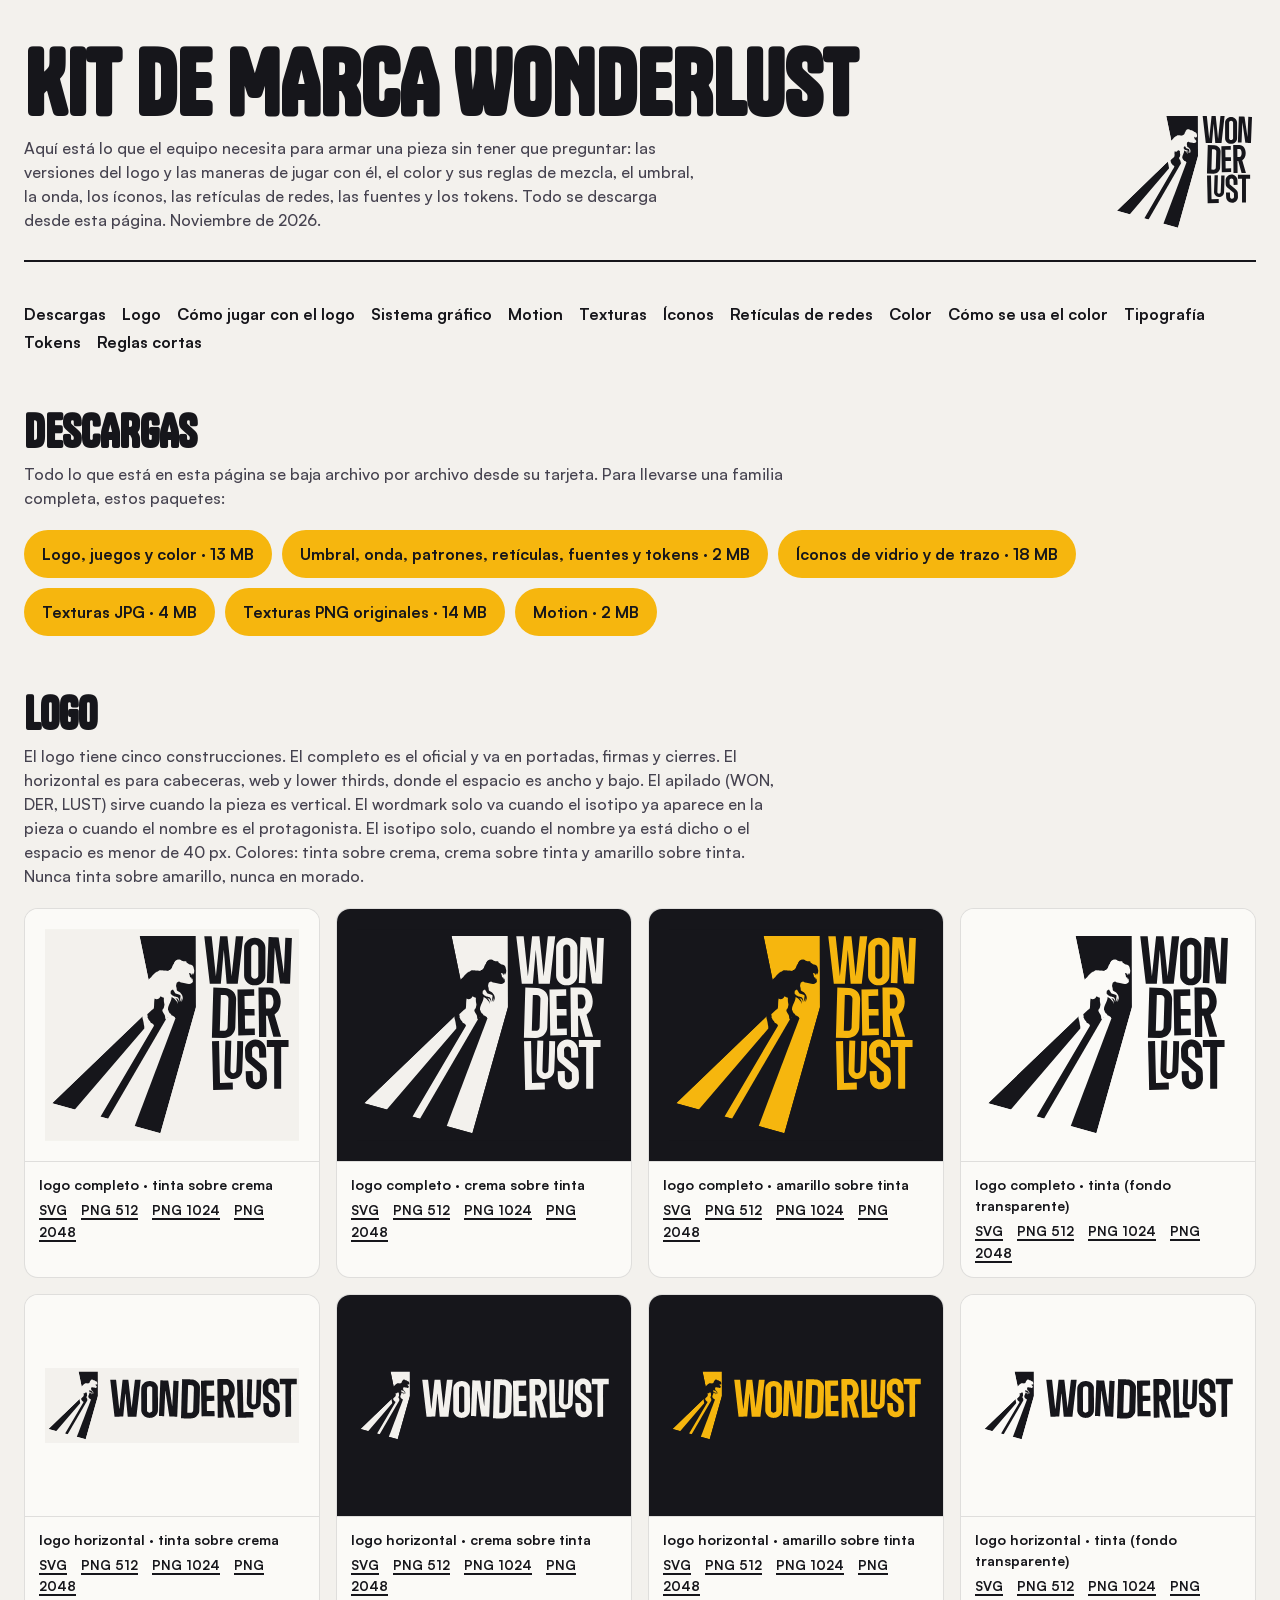
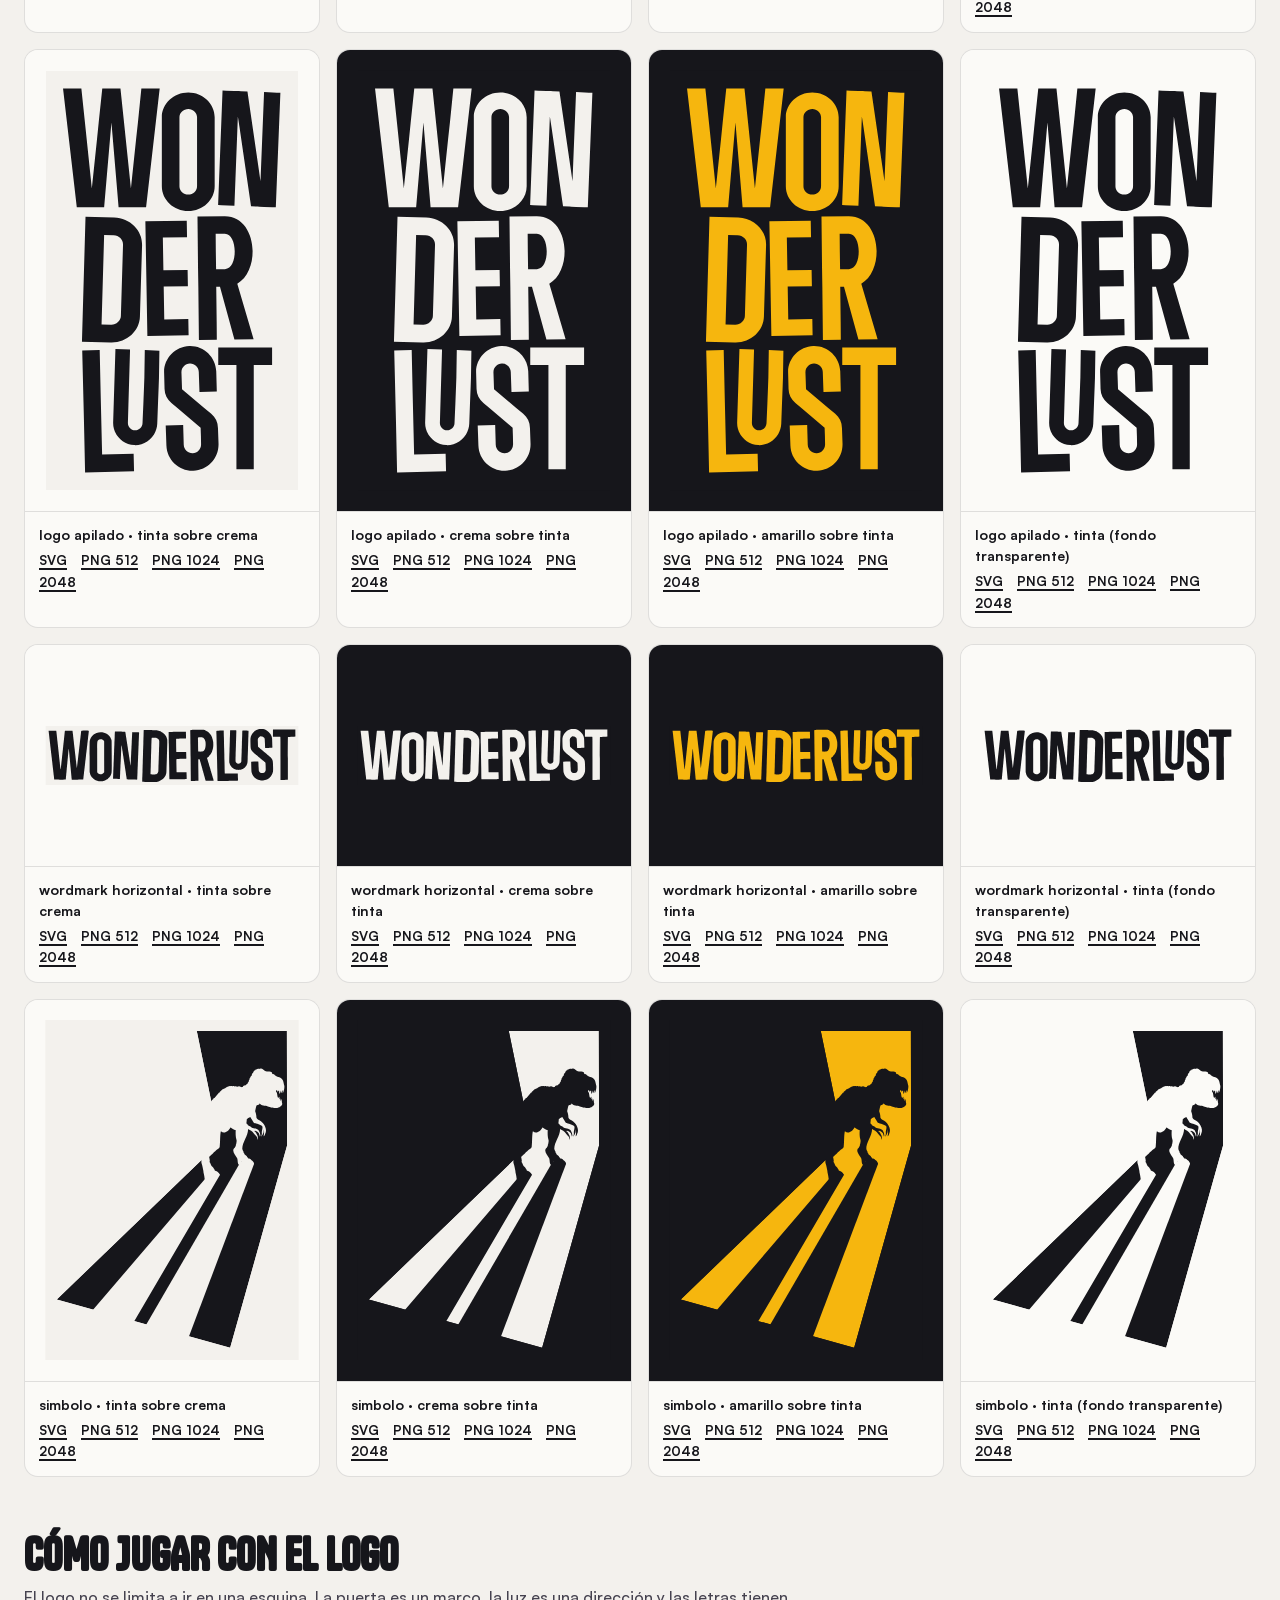
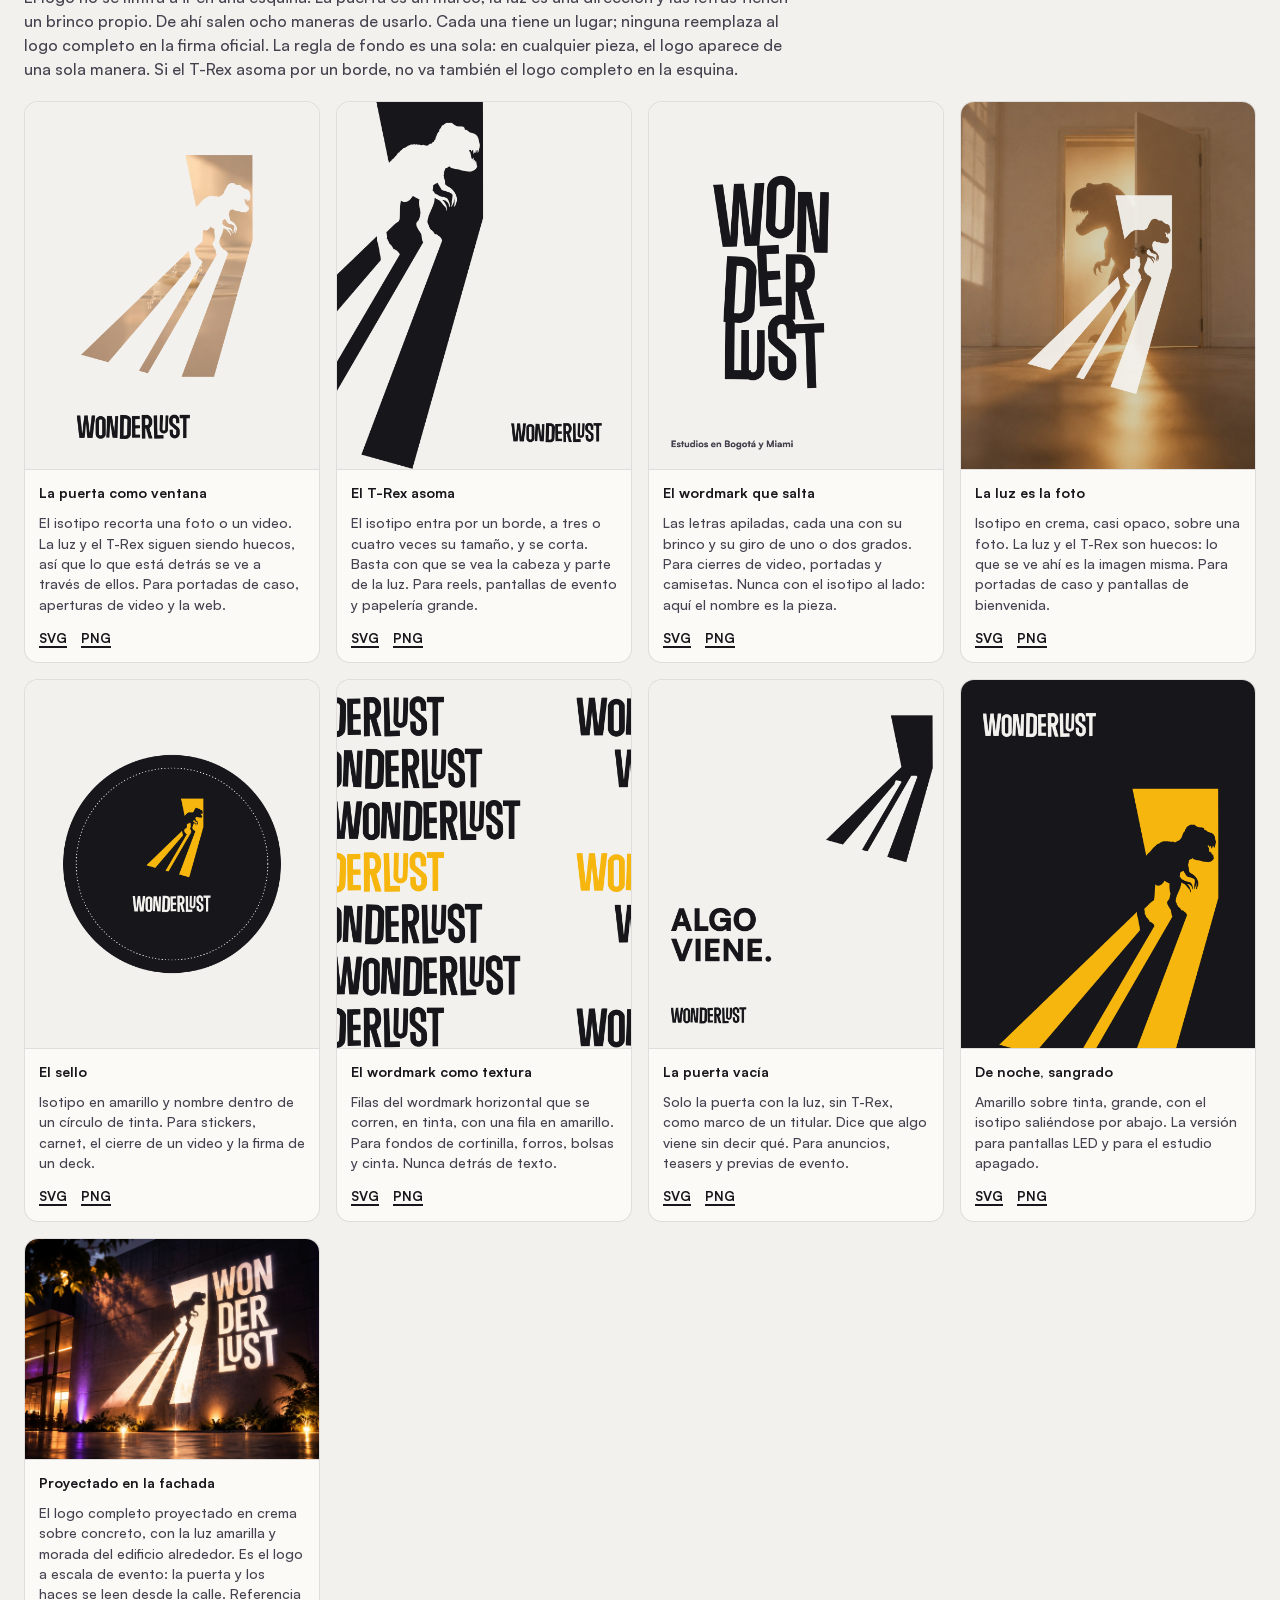
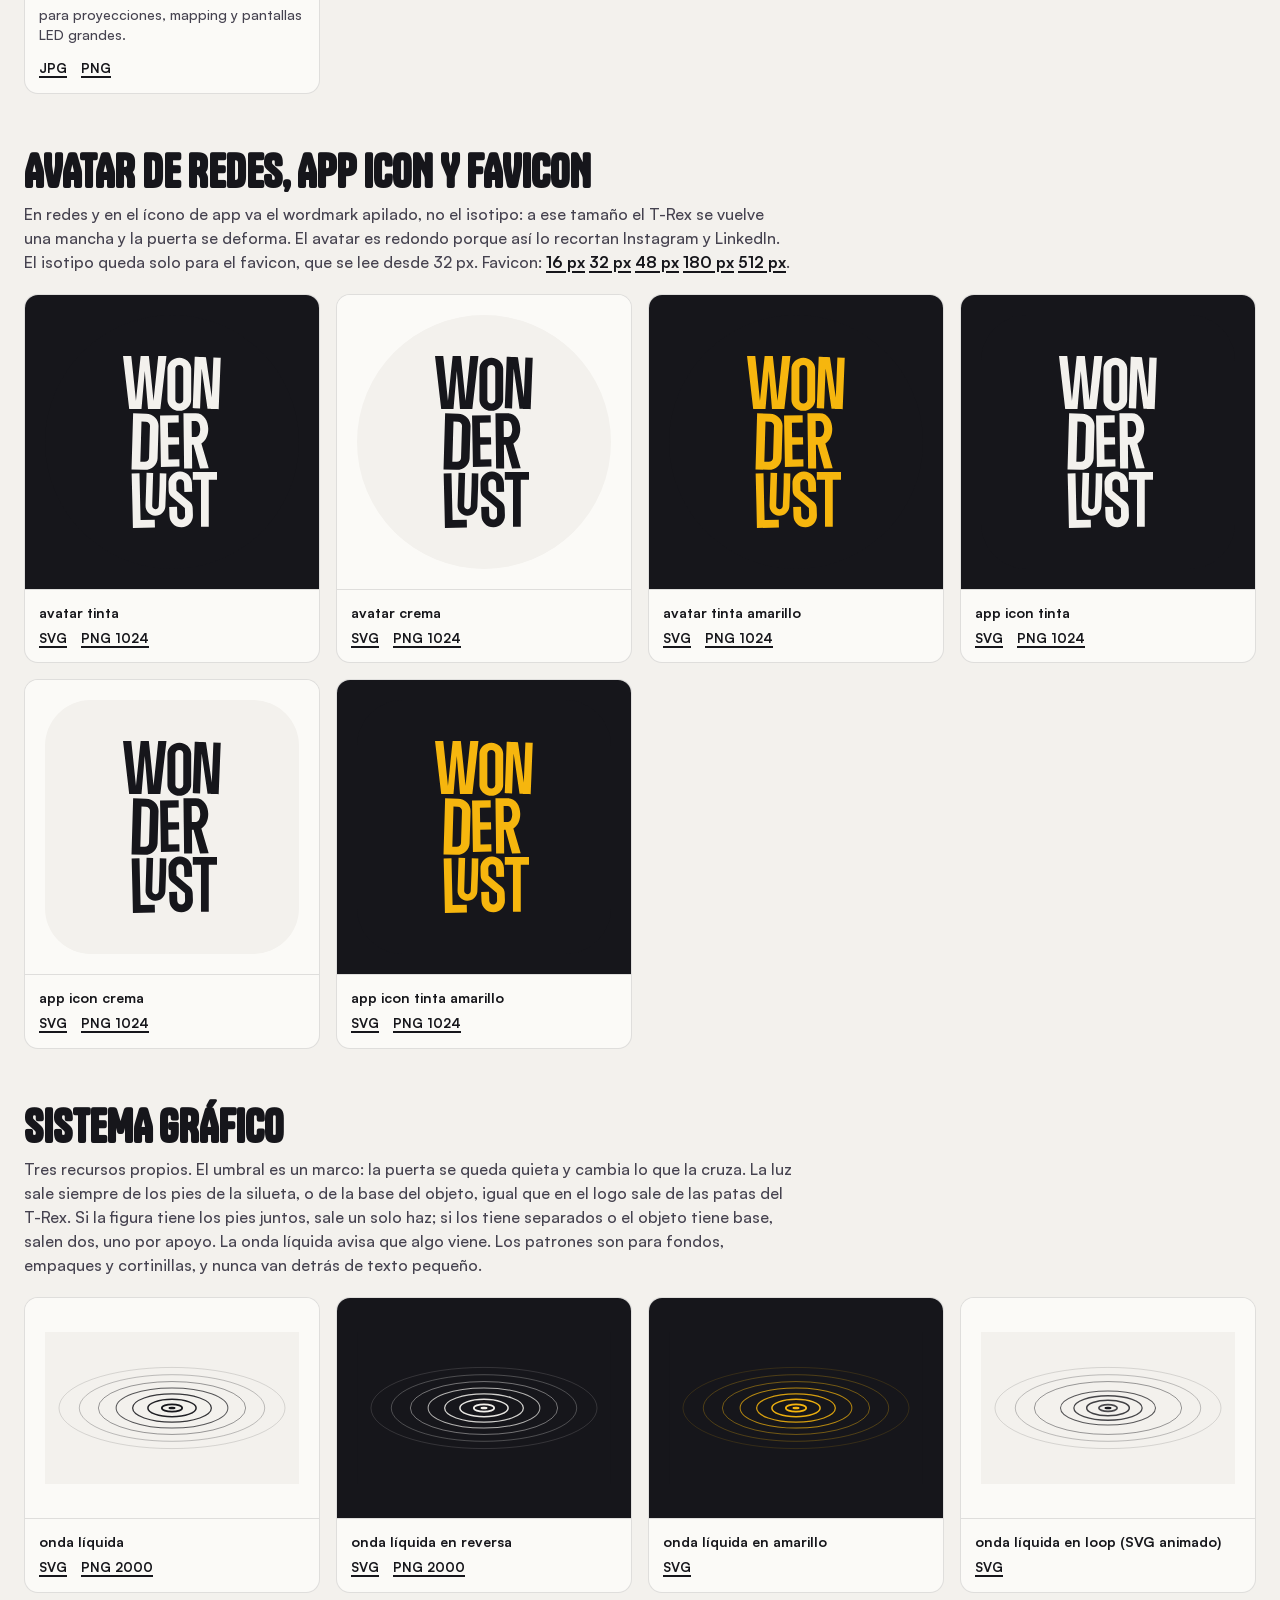
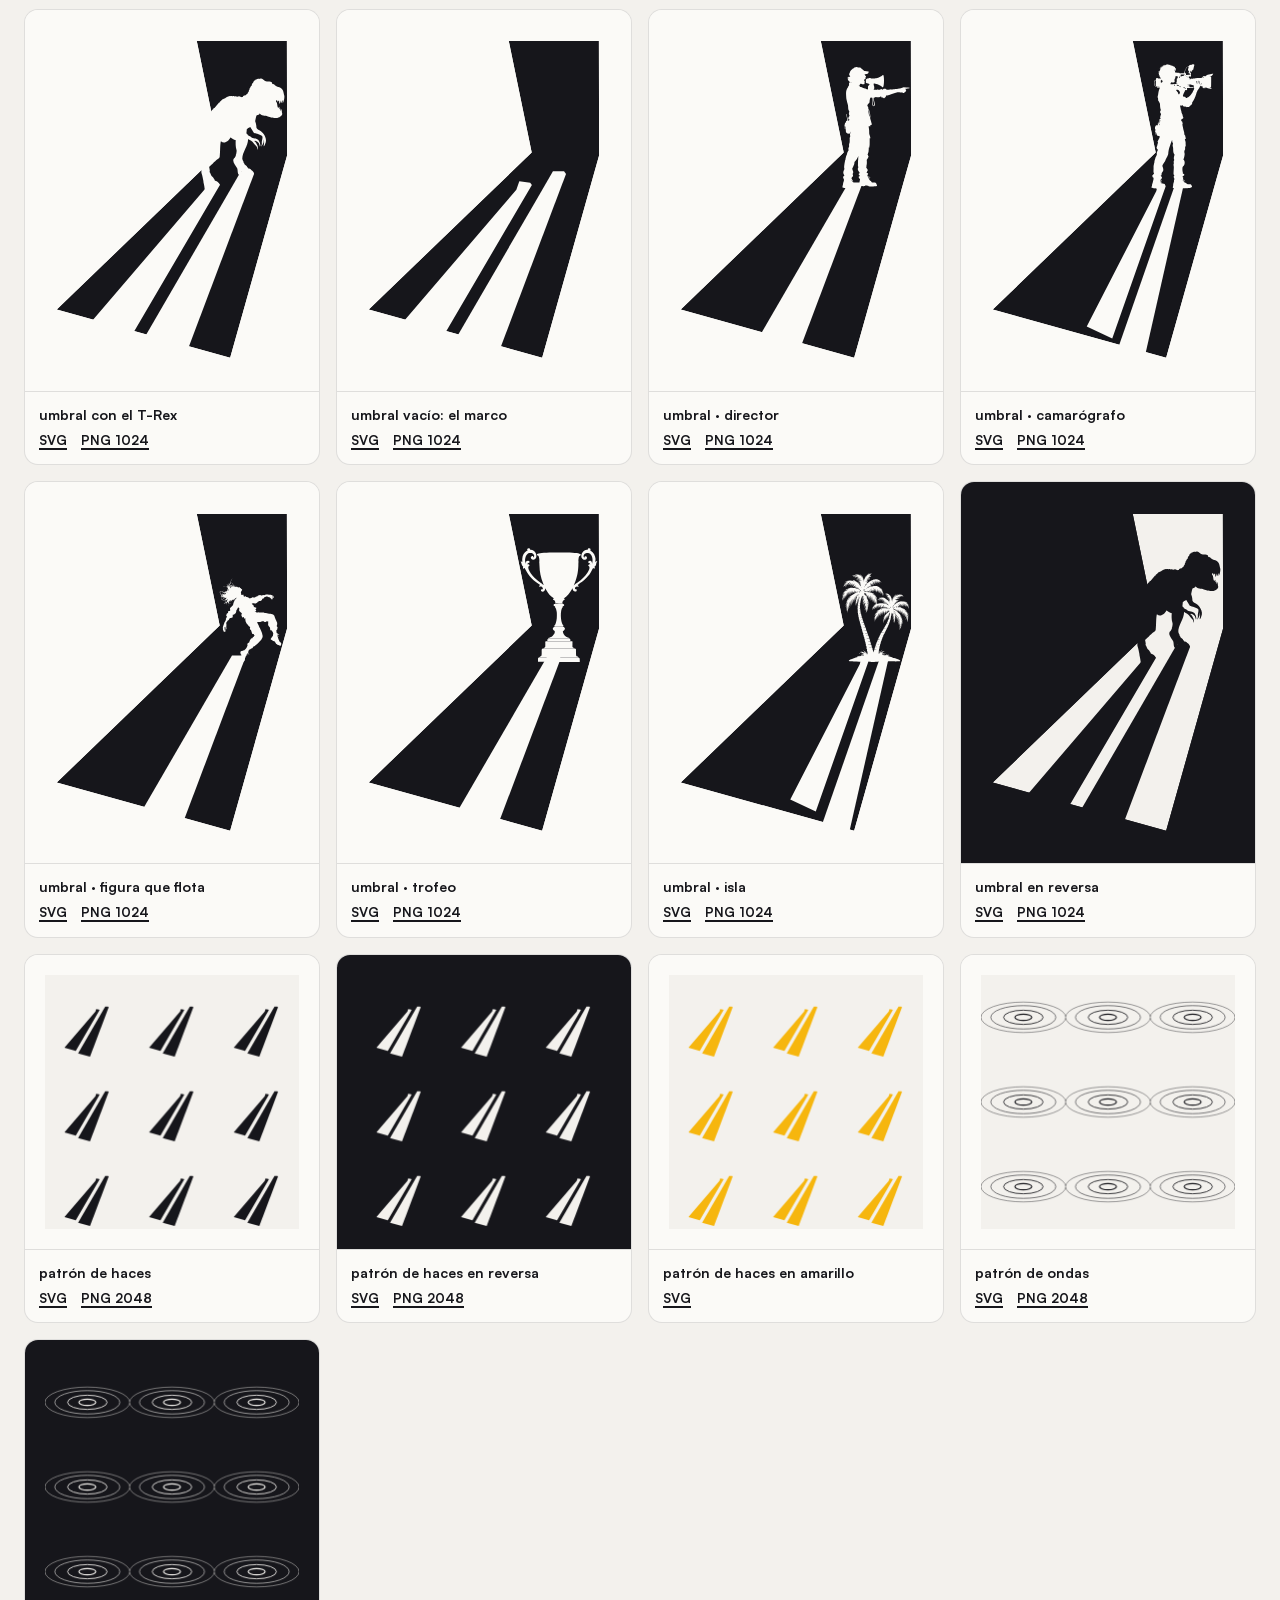
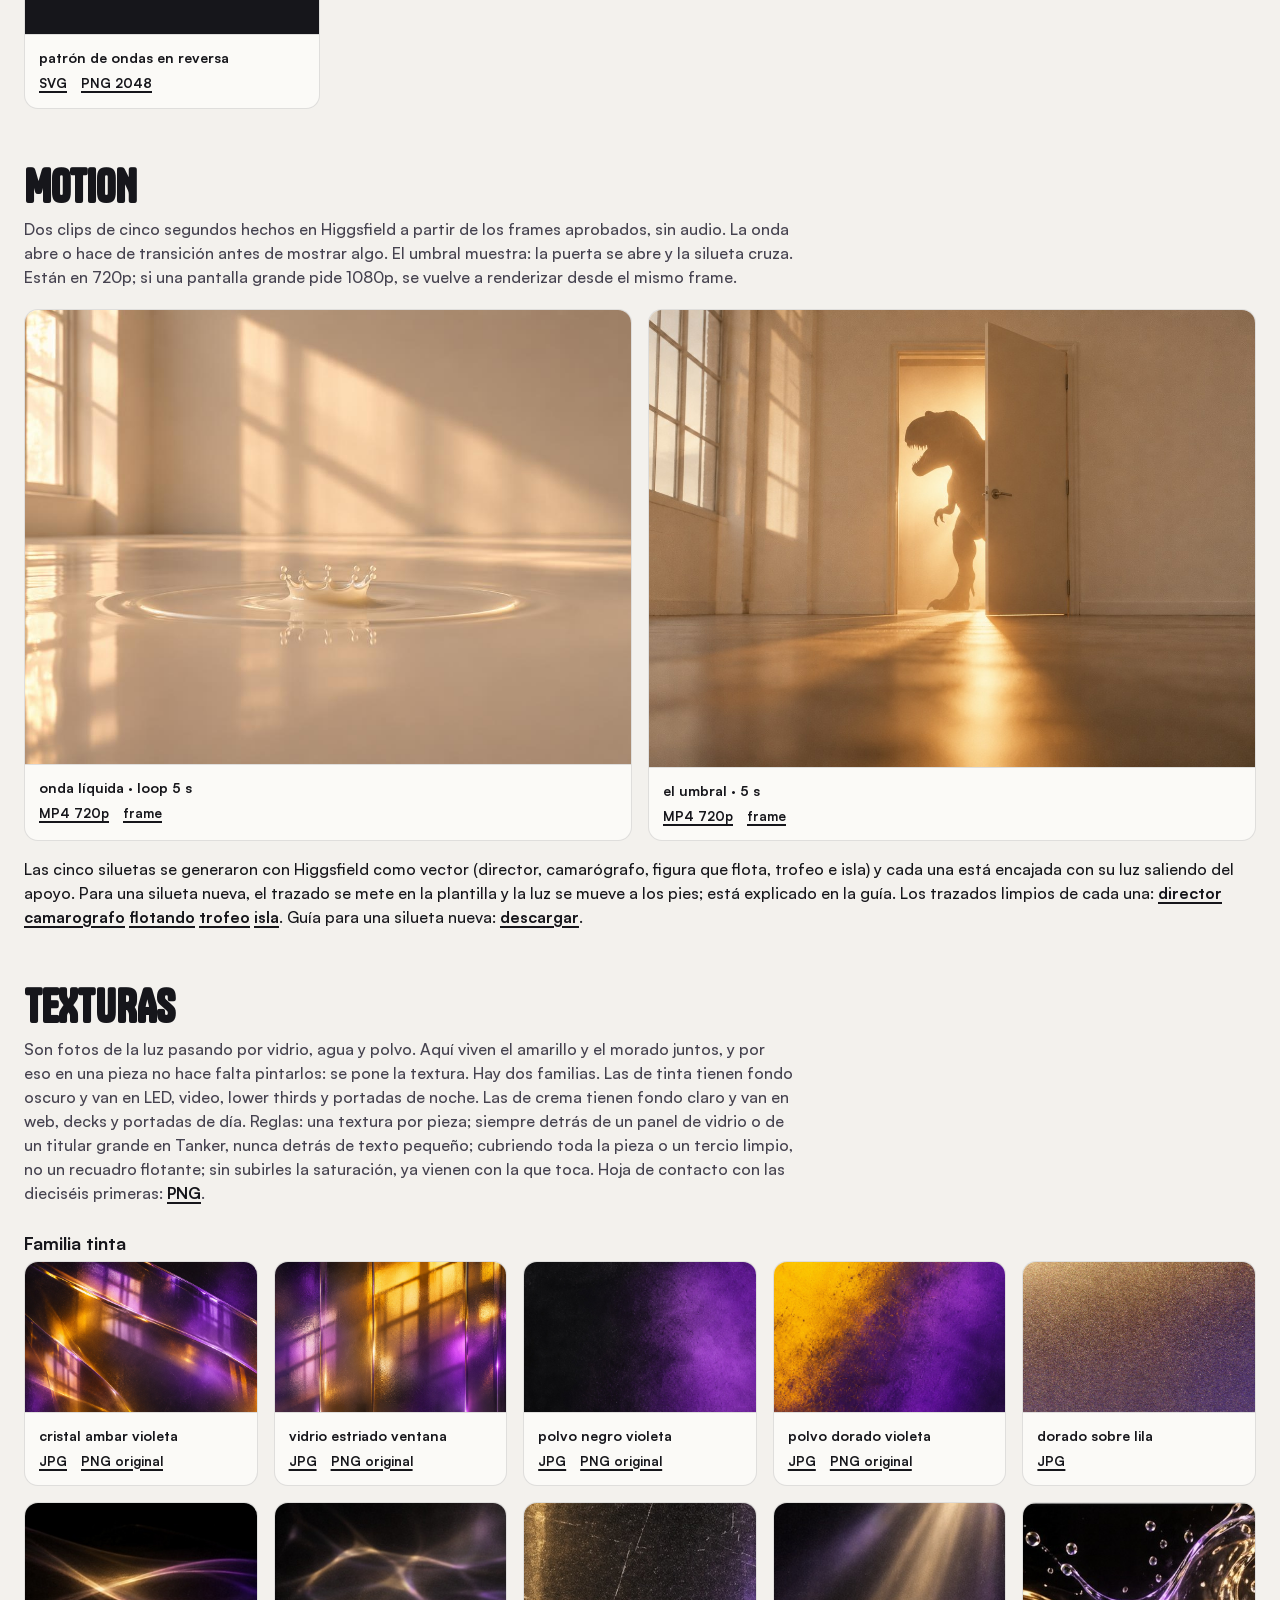
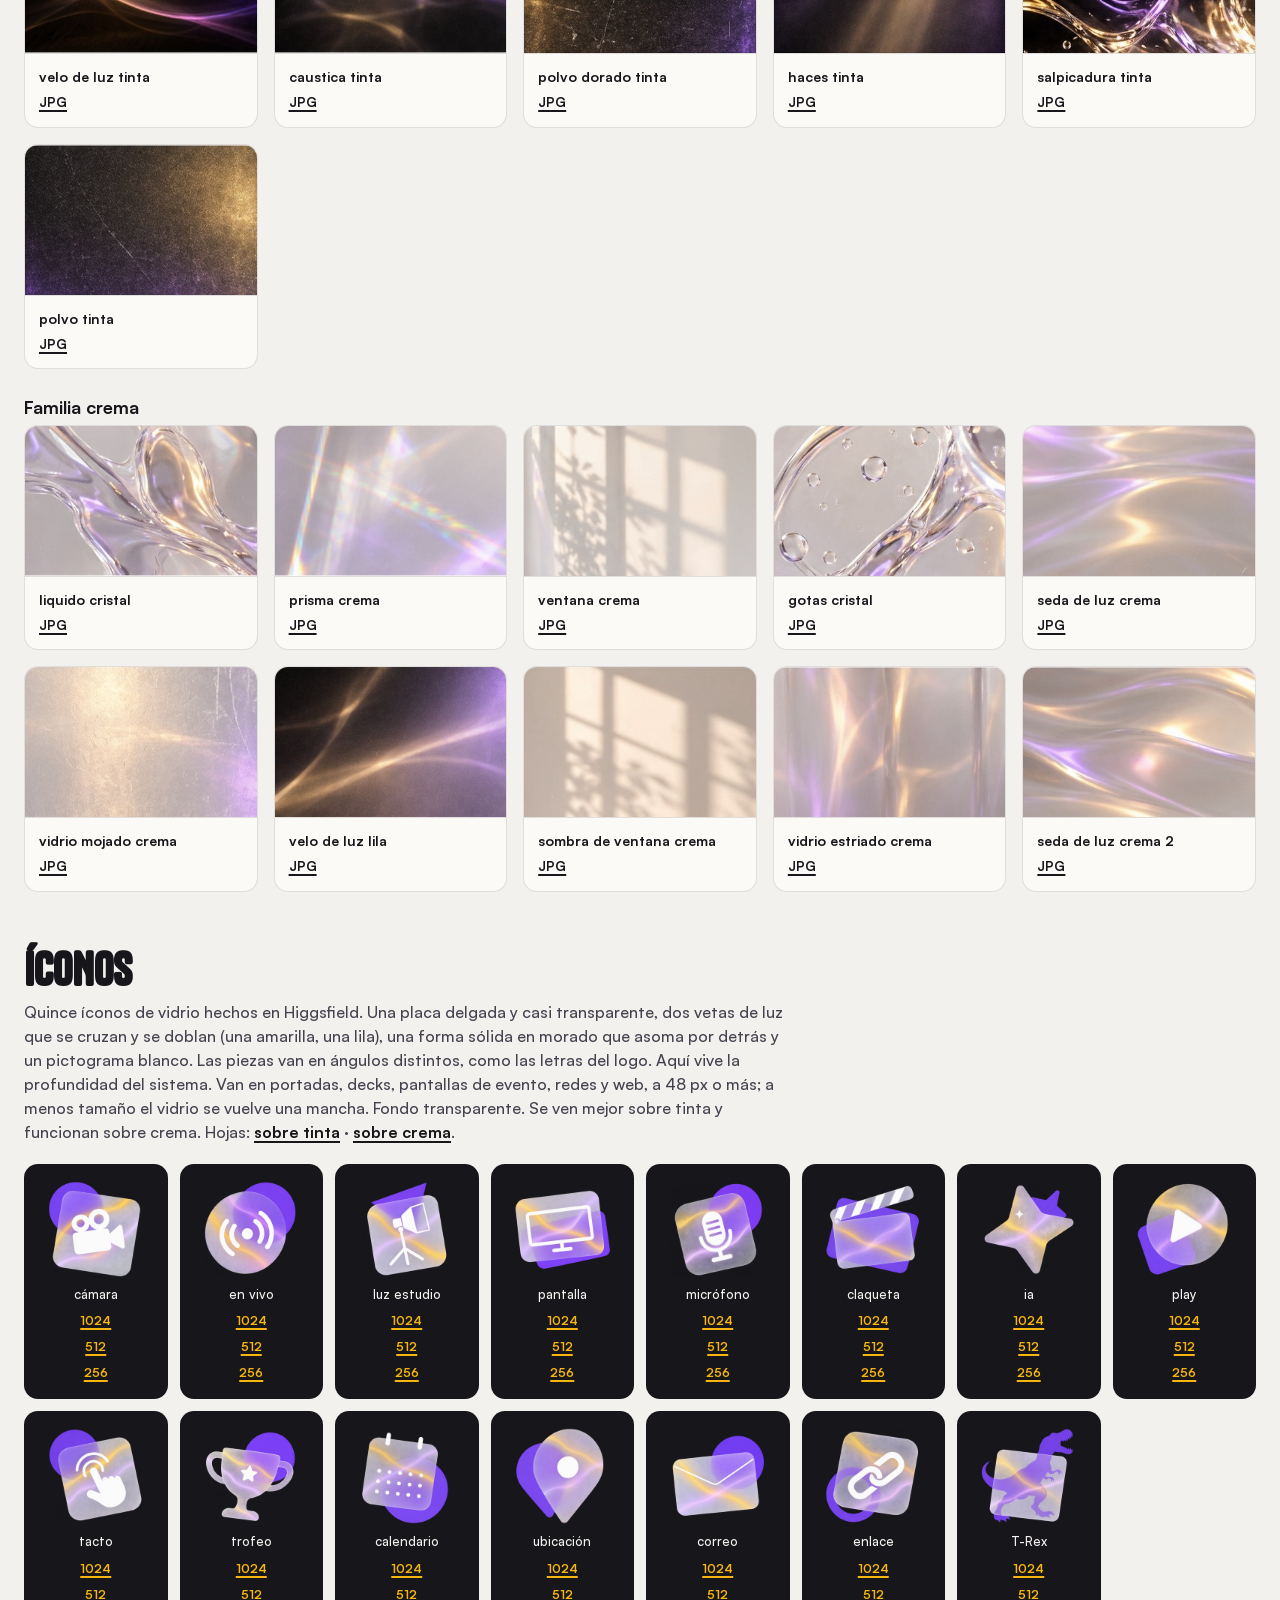
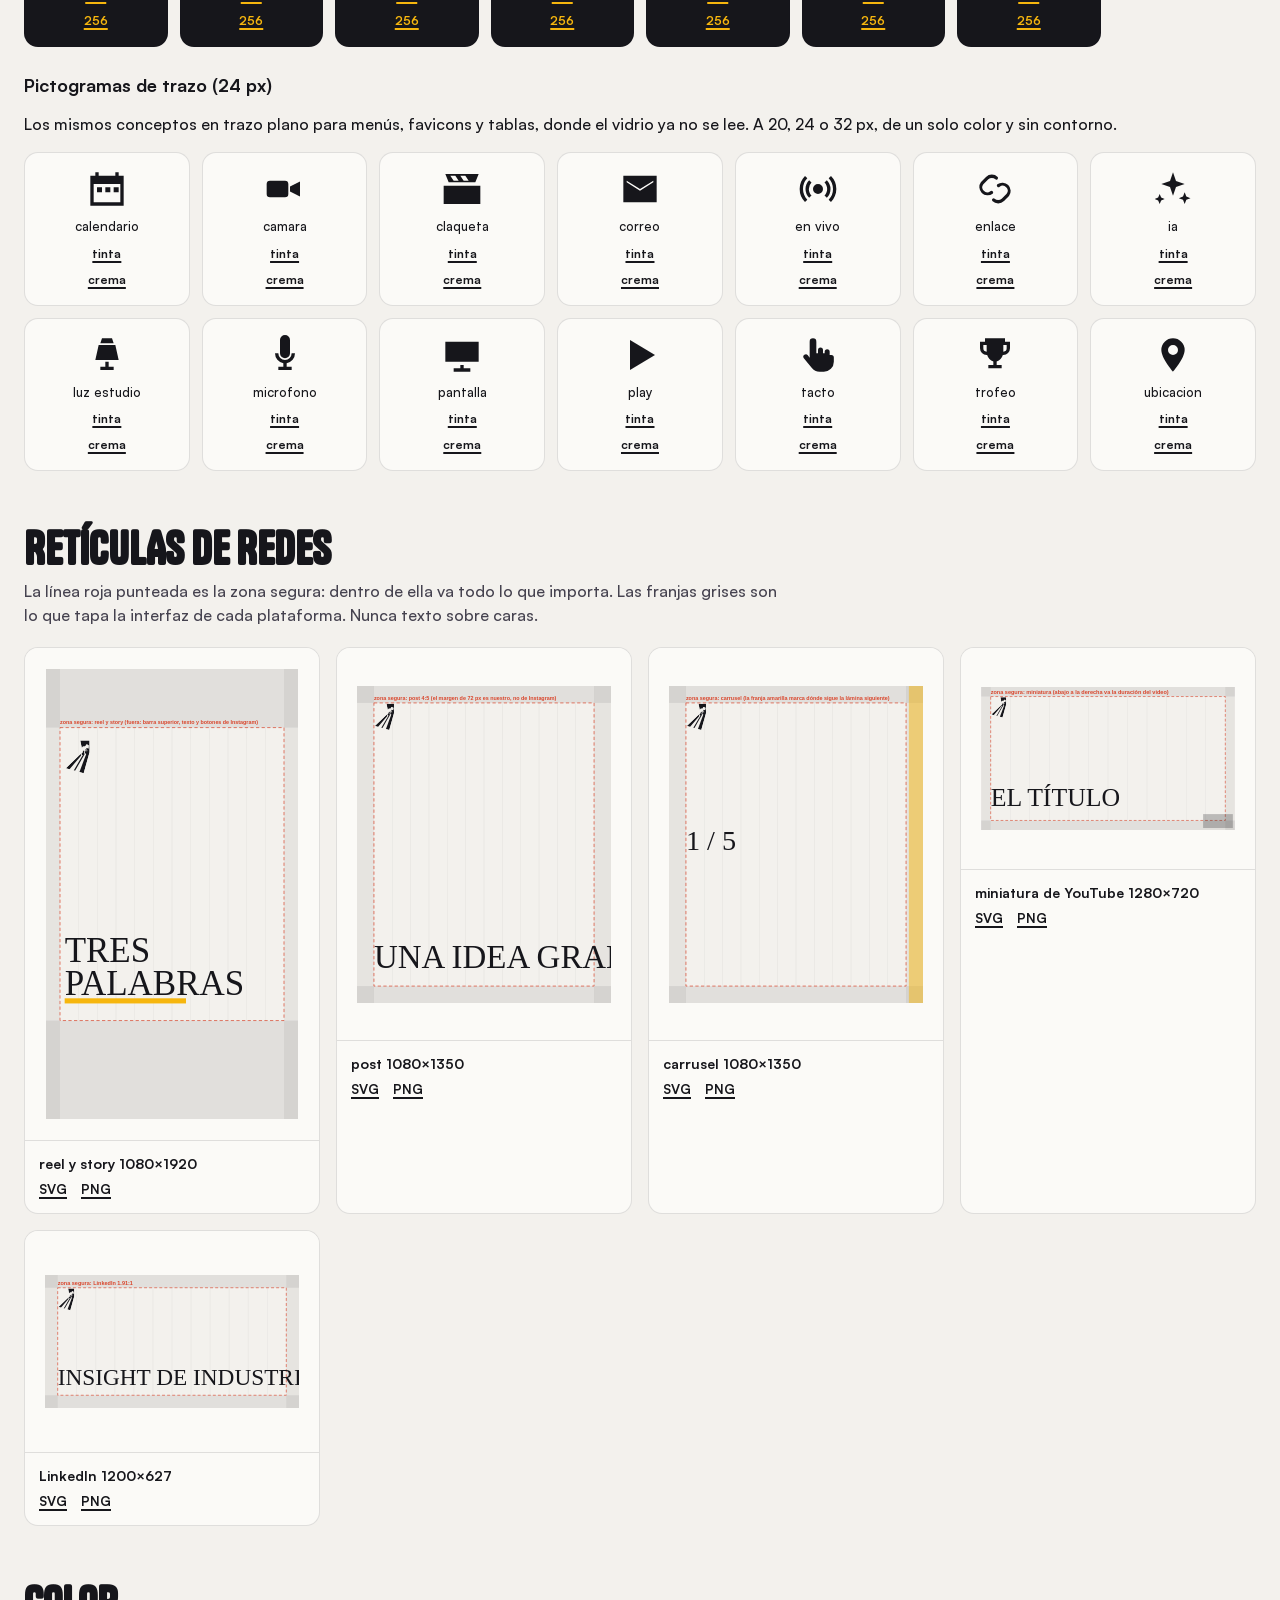
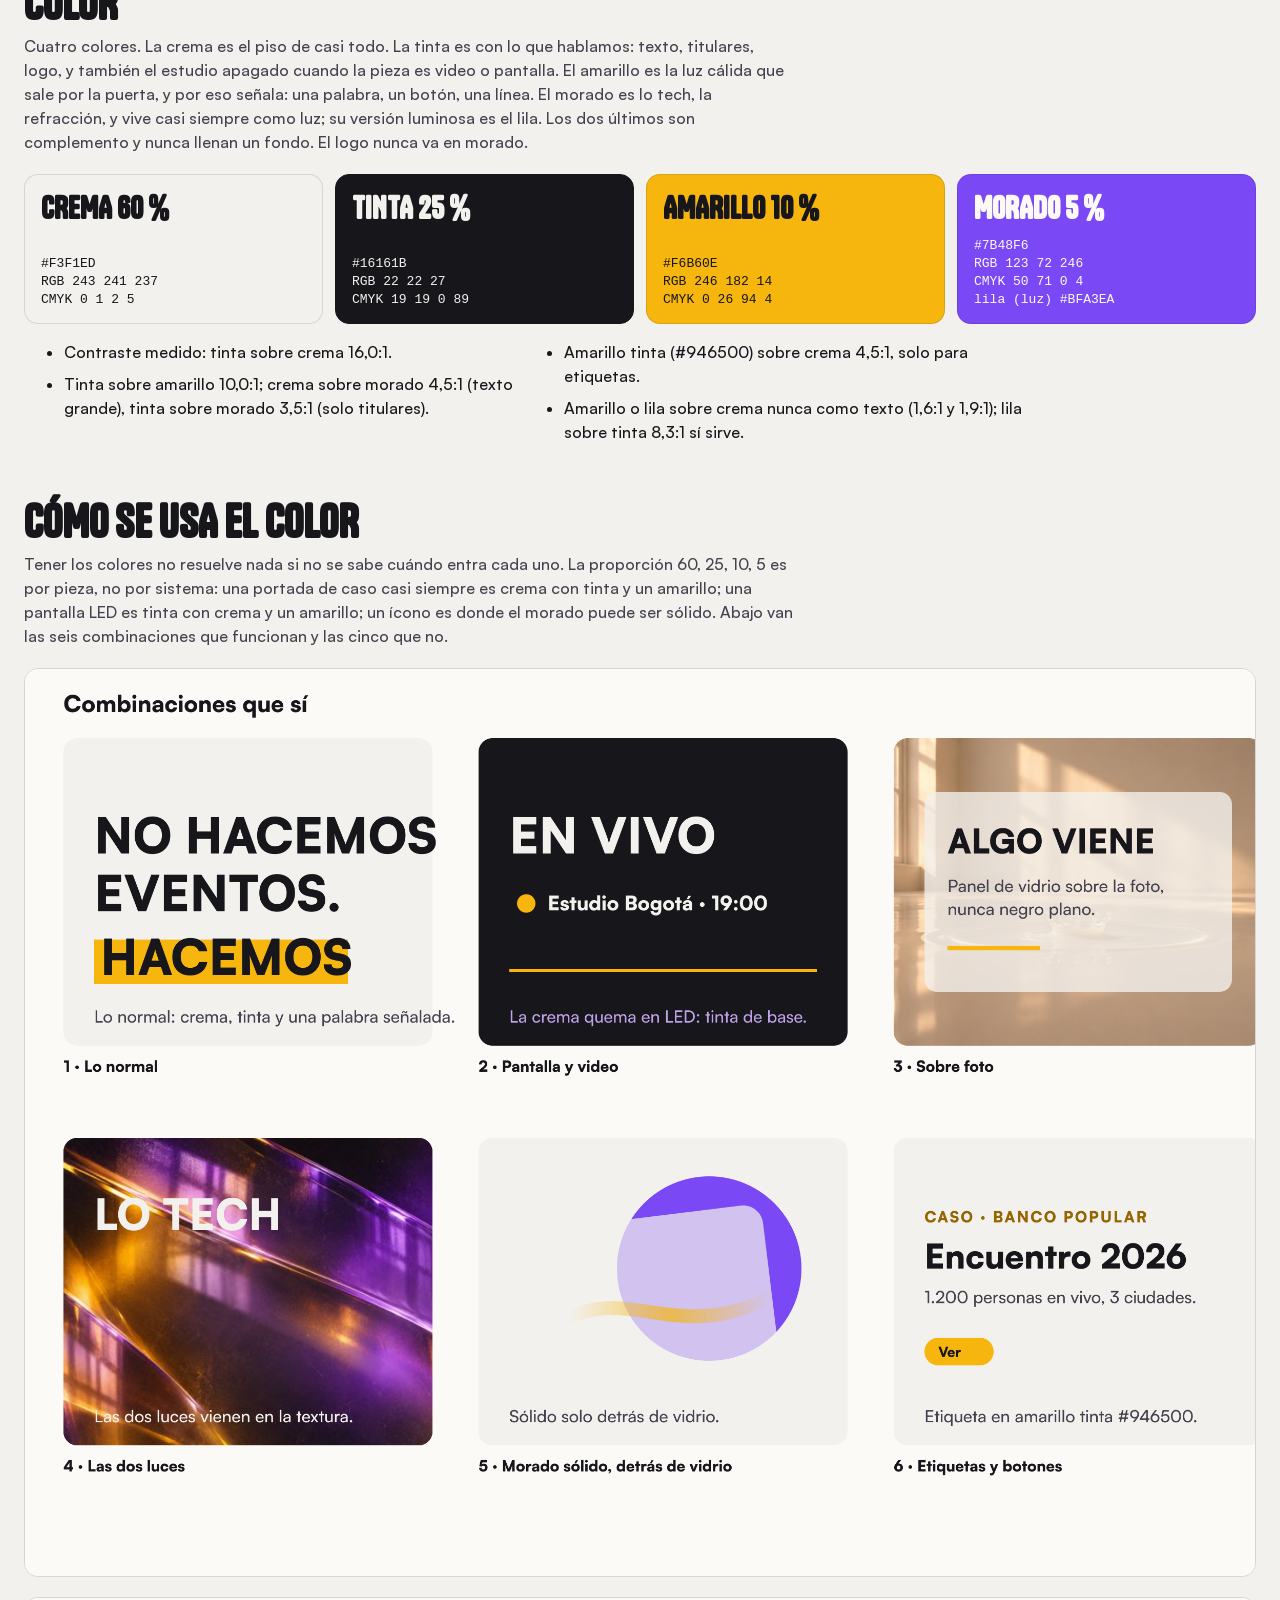
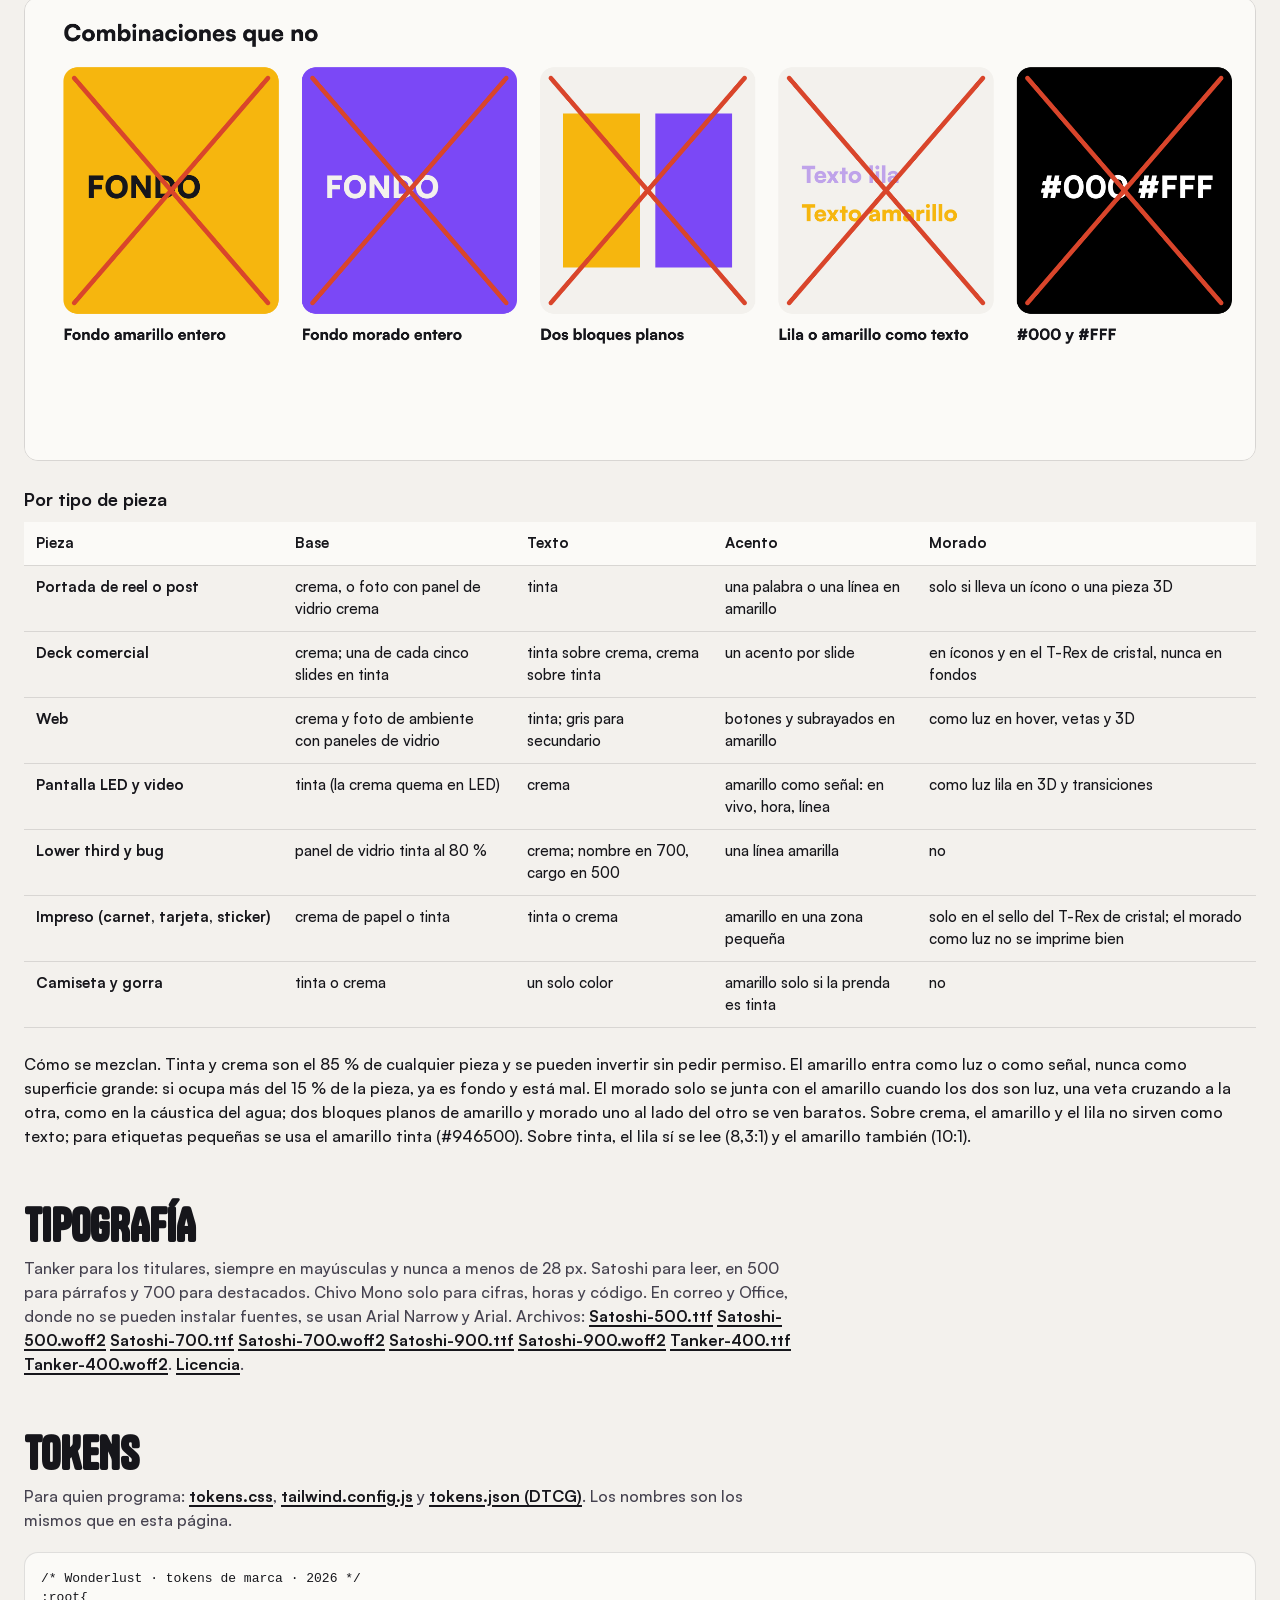
<file: kit/index.html>
<!DOCTYPE html>
<html lang="es"><head><meta charset="utf-8"><meta name="viewport" content="width=device-width,initial-scale=1">
<title>Kit de marca Wonderlust</title>
<meta name="description" content="Kit de marca Wonderlust: logo en todas sus versiones, sistema gráfico (umbral, onda líquida, patrones), íconos, retículas de redes, fuentes y tokens, con descarga.">
<style>
/* Hallmark · checked: 2026-11-20 · genre: editorial (inferred) · shape: app screen
 * floor: 0 FAIL · fixed: 0 · structural: 0 printed
 * built: the project · redesign: polish · v2.0.0 */
/* Hallmark · waive 37 · tres familias: Tanker, Satoshi y Chivo Mono · son las fuentes de la marca que el kit entrega */
@font-face{font-family:Tanker;src:url(fuentes/Tanker-400.woff2) format('woff2');font-display:swap}
@font-face{font-family:Satoshi;src:url(fuentes/Satoshi-500.woff2) format('woff2');font-weight:400 500;font-display:swap}
@font-face{font-family:Satoshi;src:url(fuentes/Satoshi-700.woff2) format('woff2');font-weight:600 700;font-display:swap}
:root{--crema:#F3F1ED;--tinta:#16161B;--amarillo:#F6B60E;--morado:#7B48F6;--lila:#BFA3EA;--gris:#45424F;--papel:#FBFAF7;--hair:rgba(22,22,27,.12);--amarillo-tinta:#946500;
--display:Tanker,"Arial Narrow",Impact,sans-serif;--body:Satoshi,Arial,system-ui,sans-serif;--mono:"Chivo Mono",ui-monospace,Menlo,monospace}
*{box-sizing:border-box} html,body{margin:0;overflow-x:clip}
body{background:var(--crema);color:var(--tinta);font-family:var(--body);font-size:16px;line-height:1.5}
::selection{background:var(--amarillo)} :focus-visible{outline:2px solid var(--tinta);outline-offset:3px}
a{color:var(--tinta);font-weight:700;text-decoration:underline;text-underline-offset:3px;text-decoration-thickness:1.5px} a:hover{background:var(--amarillo)} a:active{transform:translateY(1px)}
.wrap{max-width:1280px;margin:0 auto;padding:40px 24px 80px}
header{display:grid;grid-template-columns:minmax(0,1fr) auto;gap:24px;align-items:end;padding-bottom:28px;border-bottom:2px solid var(--tinta);margin-bottom:40px}
header img{height:120px;width:auto}
h1{font-family:var(--display);font-size:clamp(48px,7vw,88px);line-height:1;margin:0;text-transform:uppercase;text-wrap:balance;overflow-wrap:break-word;min-width:0}
header p{margin:8px 0 0;max-width:62ch;color:var(--gris)}
nav ul{list-style:none;display:flex;flex-wrap:wrap;gap:4px 16px;padding:0;margin:0 0 40px}
nav a{text-decoration:none;font-weight:700} nav a:hover{text-decoration:underline}
h2{font-family:var(--display);font-size:44px;line-height:1;text-transform:uppercase;margin:56px 0 8px;text-wrap:balance}
h2+p{margin:0 0 20px;max-width:70ch;color:var(--gris)}
.grid{display:grid;grid-template-columns:repeat(auto-fit,minmax(260px,1fr));gap:16px}
figure{margin:0;background:var(--papel);border:1px solid var(--hair);border-radius:14px;overflow:hidden;display:flex;flex-direction:column}
figure .pv{aspect-ratio:4/3;display:flex;align-items:center;justify-content:center;padding:20px;background:var(--papel)}
figure.dk .pv{background:var(--tinta)}
figure .pv img{max-width:100%;max-height:100%;width:auto;height:auto;object-fit:contain;display:block}
figure.tall .pv{aspect-ratio:3/4}
figure.vid .pv{padding:0;background:var(--tinta)}
figure.tex .pv{padding:0;height:150px;aspect-ratio:auto} figure.tex .pv img{width:100%;height:150px;object-fit:cover;display:block}
.grid.tex{grid-template-columns:repeat(auto-fill,minmax(200px,1fr))}
figure.play .pv{padding:0} figure.play .pv img{width:100%;height:100%;object-fit:cover} figure.play figcaption em{display:block;font-style:normal;font-size:14px;line-height:1.45;color:var(--gris);margin:6px 0 8px}
.board{width:100%;height:auto;border-radius:14px;border:1px solid var(--hair);display:block;margin:12px 0 20px}
table.uso{border-collapse:collapse;width:100%;font-size:15px;margin:12px 0 24px} table.uso th,table.uso td{text-align:left;vertical-align:top;padding:10px 12px;border-bottom:1px solid var(--hair)} table.uso th{font-weight:700;background:var(--papel)} table.uso td:first-child{font-weight:700;white-space:nowrap}
.chip{display:inline-block;width:14px;height:14px;border-radius:4px;vertical-align:-2px;margin-right:4px;border:1px solid var(--hair)}
.icons.glass{grid-template-columns:repeat(auto-fill,minmax(140px,1fr))}
.icons.glass li{background:var(--tinta);color:var(--crema)}
.icons.glass li img{width:96px;height:96px}
.icons.glass li a{color:var(--amarillo)}
h3{font:700 18px/1.2 var(--body);margin:28px 0 6px}
figure.vid video{width:100%;height:100%;object-fit:cover;display:block}
figure img{max-width:100%;max-height:100%;width:auto;height:auto;object-fit:contain}
figcaption{padding:12px 14px 14px;border-top:1px solid var(--hair);display:flex;flex-direction:column;gap:4px;font-size:14px}
figcaption span a{margin-right:10px;font-size:13px}
.icons{list-style:none;padding:0;margin:0;display:grid;grid-template-columns:repeat(auto-fill,minmax(150px,1fr));gap:12px}
.icons li{background:var(--papel);border:1px solid var(--hair);border-radius:14px;padding:16px 14px;display:flex;flex-direction:column;align-items:center;gap:8px;font-size:13px}
.icons img{width:40px;height:40px} .icons a{font-size:12px}
.sw{display:grid;grid-template-columns:repeat(auto-fit,minmax(200px,1fr));gap:12px}
.sw div{border-radius:14px;padding:18px 16px 14px;min-height:150px;display:flex;flex-direction:column;justify-content:space-between;border:1px solid var(--hair)}
.sw b{font-family:var(--display);font-size:30px;text-transform:uppercase;line-height:1}
.sw code{font-family:var(--mono);font-size:13px;display:block;line-height:1.4}
.rules{columns:2;column-gap:40px;max-width:1000px} .rules li{break-inside:avoid;margin-bottom:8px}
pre{background:var(--papel);border:1px solid var(--hair);border-radius:14px;padding:16px;overflow:auto;font-family:var(--mono);font-size:13px;line-height:1.5}
p.zips{display:flex;flex-wrap:wrap;gap:10px} a.zip{display:inline-block;background:var(--amarillo);color:var(--tinta);padding:12px 18px;border-radius:999px;text-decoration:none;font-weight:700} a.zip:hover{background:var(--tinta);color:var(--crema)}
footer{margin-top:64px;padding-top:20px;border-top:1px solid var(--hair);color:var(--gris);font-size:14px}
@media (max-width:760px){header{grid-template-columns:1fr} .rules{columns:1} h2{font-size:36px}}
@media (prefers-reduced-motion:reduce){*{transition:none!important;animation:none!important}}
</style></head><body><div class="wrap">
<header><div><h1>Kit de marca Wonderlust</h1><p>Aquí está lo que el equipo necesita para armar una pieza sin tener que preguntar: las versiones del logo y las maneras de jugar con él, el color y sus reglas de mezcla, el umbral, la onda, los íconos, las retículas de redes, las fuentes y los tokens. Todo se descarga desde esta página. Noviembre de 2026.</p></div><img src="logo/logo-completo_tinta.svg" alt="Logo de Wonderlust"></header>
<nav aria-label="Secciones"><ul><li><a href="#descargas">Descargas</a></li><li><a href="#logo">Logo</a></li><li><a href="#juegos">Cómo jugar con el logo</a></li><li><a href="#sistema">Sistema gráfico</a></li><li><a href="#motion">Motion</a></li><li><a href="#texturas">Texturas</a></li><li><a href="#iconos">Íconos</a></li><li><a href="#reticulas">Retículas de redes</a></li><li><a href="#color">Color</a></li><li><a href="#color-uso">Cómo se usa el color</a></li><li><a href="#tipografia">Tipografía</a></li><li><a href="#tokens">Tokens</a></li><li><a href="#reglas">Reglas cortas</a></li></ul></nav>

<h2 id="descargas">Descargas</h2><p>Todo lo que está en esta página se baja archivo por archivo desde su tarjeta. Para llevarse una familia completa, estos paquetes:</p>
<p class="zips"><a class="zip" href="descargas/wonderlust_logo.zip" download="wonderlust_logo.zip">Logo, juegos y color · 13 MB</a> <a class="zip" href="descargas/wonderlust_sistema-grafico.zip" download="wonderlust_sistema-grafico.zip">Umbral, onda, patrones, retículas, fuentes y tokens · 2 MB</a> <a class="zip" href="descargas/wonderlust_iconos.zip" download="wonderlust_iconos.zip">Íconos de vidrio y de trazo · 18 MB</a> <a class="zip" href="descargas/wonderlust_texturas.zip" download="wonderlust_texturas.zip">Texturas JPG · 4 MB</a> <a class="zip" href="descargas/wonderlust_texturas-originales.zip" download="wonderlust_texturas-originales.zip">Texturas PNG originales · 14 MB</a> <a class="zip" href="descargas/wonderlust_motion.zip" download="wonderlust_motion.zip">Motion · 2 MB</a></p>

<h2 id="logo">Logo</h2><p>El logo tiene cinco construcciones. El completo es el oficial y va en portadas, firmas y cierres. El horizontal es para cabeceras, web y lower thirds, donde el espacio es ancho y bajo. El apilado (WON, DER, LUST) sirve cuando la pieza es vertical. El wordmark solo va cuando el isotipo ya aparece en la pieza o cuando el nombre es el protagonista. El isotipo solo, cuando el nombre ya está dicho o el espacio es menor de 40 px. Colores: tinta sobre crema, crema sobre tinta y amarillo sobre tinta. Nunca tinta sobre amarillo, nunca en morado.</p>
<div class="grid"><figure class=" "><div class="pv"><img src="logo/logo-completo_tinta_sobre-crema.svg" alt="logo completo · tinta sobre crema" loading="lazy"></div><figcaption><b>logo completo · tinta sobre crema</b><span><a href="logo/logo-completo_tinta_sobre-crema.svg" download>SVG</a> <a href="logo/png/logo-completo_tinta_sobre-crema_512.png" download>PNG 512</a> <a href="logo/png/logo-completo_tinta_sobre-crema_1024.png" download>PNG 1024</a> <a href="logo/png/logo-completo_tinta_sobre-crema_2048.png" download>PNG 2048</a></span></figcaption></figure><figure class="dk "><div class="pv"><img src="logo/logo-completo_crema_sobre-tinta.svg" alt="logo completo · crema sobre tinta" loading="lazy"></div><figcaption><b>logo completo · crema sobre tinta</b><span><a href="logo/logo-completo_crema_sobre-tinta.svg" download>SVG</a> <a href="logo/png/logo-completo_crema_sobre-tinta_512.png" download>PNG 512</a> <a href="logo/png/logo-completo_crema_sobre-tinta_1024.png" download>PNG 1024</a> <a href="logo/png/logo-completo_crema_sobre-tinta_2048.png" download>PNG 2048</a></span></figcaption></figure><figure class="dk "><div class="pv"><img src="logo/logo-completo_amarillo_sobre-tinta.svg" alt="logo completo · amarillo sobre tinta" loading="lazy"></div><figcaption><b>logo completo · amarillo sobre tinta</b><span><a href="logo/logo-completo_amarillo_sobre-tinta.svg" download>SVG</a> <a href="logo/png/logo-completo_amarillo_sobre-tinta_512.png" download>PNG 512</a> <a href="logo/png/logo-completo_amarillo_sobre-tinta_1024.png" download>PNG 1024</a> <a href="logo/png/logo-completo_amarillo_sobre-tinta_2048.png" download>PNG 2048</a></span></figcaption></figure><figure class=" "><div class="pv"><img src="logo/logo-completo_tinta.svg" alt="logo completo · tinta (fondo transparente)" loading="lazy"></div><figcaption><b>logo completo · tinta (fondo transparente)</b><span><a href="logo/logo-completo_tinta.svg" download>SVG</a> <a href="logo/png/logo-completo_tinta_512.png" download>PNG 512</a> <a href="logo/png/logo-completo_tinta_1024.png" download>PNG 1024</a> <a href="logo/png/logo-completo_tinta_2048.png" download>PNG 2048</a></span></figcaption></figure><figure class=" "><div class="pv"><img src="logo/logo-horizontal_tinta_sobre-crema.svg" alt="logo horizontal · tinta sobre crema" loading="lazy"></div><figcaption><b>logo horizontal · tinta sobre crema</b><span><a href="logo/logo-horizontal_tinta_sobre-crema.svg" download>SVG</a> <a href="logo/png/logo-horizontal_tinta_sobre-crema_512.png" download>PNG 512</a> <a href="logo/png/logo-horizontal_tinta_sobre-crema_1024.png" download>PNG 1024</a> <a href="logo/png/logo-horizontal_tinta_sobre-crema_2048.png" download>PNG 2048</a></span></figcaption></figure><figure class="dk "><div class="pv"><img src="logo/logo-horizontal_crema_sobre-tinta.svg" alt="logo horizontal · crema sobre tinta" loading="lazy"></div><figcaption><b>logo horizontal · crema sobre tinta</b><span><a href="logo/logo-horizontal_crema_sobre-tinta.svg" download>SVG</a> <a href="logo/png/logo-horizontal_crema_sobre-tinta_512.png" download>PNG 512</a> <a href="logo/png/logo-horizontal_crema_sobre-tinta_1024.png" download>PNG 1024</a> <a href="logo/png/logo-horizontal_crema_sobre-tinta_2048.png" download>PNG 2048</a></span></figcaption></figure><figure class="dk "><div class="pv"><img src="logo/logo-horizontal_amarillo_sobre-tinta.svg" alt="logo horizontal · amarillo sobre tinta" loading="lazy"></div><figcaption><b>logo horizontal · amarillo sobre tinta</b><span><a href="logo/logo-horizontal_amarillo_sobre-tinta.svg" download>SVG</a> <a href="logo/png/logo-horizontal_amarillo_sobre-tinta_512.png" download>PNG 512</a> <a href="logo/png/logo-horizontal_amarillo_sobre-tinta_1024.png" download>PNG 1024</a> <a href="logo/png/logo-horizontal_amarillo_sobre-tinta_2048.png" download>PNG 2048</a></span></figcaption></figure><figure class=" "><div class="pv"><img src="logo/logo-horizontal_tinta.svg" alt="logo horizontal · tinta (fondo transparente)" loading="lazy"></div><figcaption><b>logo horizontal · tinta (fondo transparente)</b><span><a href="logo/logo-horizontal_tinta.svg" download>SVG</a> <a href="logo/png/logo-horizontal_tinta_512.png" download>PNG 512</a> <a href="logo/png/logo-horizontal_tinta_1024.png" download>PNG 1024</a> <a href="logo/png/logo-horizontal_tinta_2048.png" download>PNG 2048</a></span></figcaption></figure><figure class=" "><div class="pv"><img src="logo/logo-apilado_tinta_sobre-crema.svg" alt="logo apilado · tinta sobre crema" loading="lazy"></div><figcaption><b>logo apilado · tinta sobre crema</b><span><a href="logo/logo-apilado_tinta_sobre-crema.svg" download>SVG</a> <a href="logo/png/logo-apilado_tinta_sobre-crema_512.png" download>PNG 512</a> <a href="logo/png/logo-apilado_tinta_sobre-crema_1024.png" download>PNG 1024</a> <a href="logo/png/logo-apilado_tinta_sobre-crema_2048.png" download>PNG 2048</a></span></figcaption></figure><figure class="dk "><div class="pv"><img src="logo/logo-apilado_crema_sobre-tinta.svg" alt="logo apilado · crema sobre tinta" loading="lazy"></div><figcaption><b>logo apilado · crema sobre tinta</b><span><a href="logo/logo-apilado_crema_sobre-tinta.svg" download>SVG</a> <a href="logo/png/logo-apilado_crema_sobre-tinta_512.png" download>PNG 512</a> <a href="logo/png/logo-apilado_crema_sobre-tinta_1024.png" download>PNG 1024</a> <a href="logo/png/logo-apilado_crema_sobre-tinta_2048.png" download>PNG 2048</a></span></figcaption></figure><figure class="dk "><div class="pv"><img src="logo/logo-apilado_amarillo_sobre-tinta.svg" alt="logo apilado · amarillo sobre tinta" loading="lazy"></div><figcaption><b>logo apilado · amarillo sobre tinta</b><span><a href="logo/logo-apilado_amarillo_sobre-tinta.svg" download>SVG</a> <a href="logo/png/logo-apilado_amarillo_sobre-tinta_512.png" download>PNG 512</a> <a href="logo/png/logo-apilado_amarillo_sobre-tinta_1024.png" download>PNG 1024</a> <a href="logo/png/logo-apilado_amarillo_sobre-tinta_2048.png" download>PNG 2048</a></span></figcaption></figure><figure class=" "><div class="pv"><img src="logo/logo-apilado_tinta.svg" alt="logo apilado · tinta (fondo transparente)" loading="lazy"></div><figcaption><b>logo apilado · tinta (fondo transparente)</b><span><a href="logo/logo-apilado_tinta.svg" download>SVG</a> <a href="logo/png/logo-apilado_tinta_512.png" download>PNG 512</a> <a href="logo/png/logo-apilado_tinta_1024.png" download>PNG 1024</a> <a href="logo/png/logo-apilado_tinta_2048.png" download>PNG 2048</a></span></figcaption></figure><figure class=" "><div class="pv"><img src="logo/wordmark-horizontal_tinta_sobre-crema.svg" alt="wordmark horizontal · tinta sobre crema" loading="lazy"></div><figcaption><b>wordmark horizontal · tinta sobre crema</b><span><a href="logo/wordmark-horizontal_tinta_sobre-crema.svg" download>SVG</a> <a href="logo/png/wordmark-horizontal_tinta_sobre-crema_512.png" download>PNG 512</a> <a href="logo/png/wordmark-horizontal_tinta_sobre-crema_1024.png" download>PNG 1024</a> <a href="logo/png/wordmark-horizontal_tinta_sobre-crema_2048.png" download>PNG 2048</a></span></figcaption></figure><figure class="dk "><div class="pv"><img src="logo/wordmark-horizontal_crema_sobre-tinta.svg" alt="wordmark horizontal · crema sobre tinta" loading="lazy"></div><figcaption><b>wordmark horizontal · crema sobre tinta</b><span><a href="logo/wordmark-horizontal_crema_sobre-tinta.svg" download>SVG</a> <a href="logo/png/wordmark-horizontal_crema_sobre-tinta_512.png" download>PNG 512</a> <a href="logo/png/wordmark-horizontal_crema_sobre-tinta_1024.png" download>PNG 1024</a> <a href="logo/png/wordmark-horizontal_crema_sobre-tinta_2048.png" download>PNG 2048</a></span></figcaption></figure><figure class="dk "><div class="pv"><img src="logo/wordmark-horizontal_amarillo_sobre-tinta.svg" alt="wordmark horizontal · amarillo sobre tinta" loading="lazy"></div><figcaption><b>wordmark horizontal · amarillo sobre tinta</b><span><a href="logo/wordmark-horizontal_amarillo_sobre-tinta.svg" download>SVG</a> <a href="logo/png/wordmark-horizontal_amarillo_sobre-tinta_512.png" download>PNG 512</a> <a href="logo/png/wordmark-horizontal_amarillo_sobre-tinta_1024.png" download>PNG 1024</a> <a href="logo/png/wordmark-horizontal_amarillo_sobre-tinta_2048.png" download>PNG 2048</a></span></figcaption></figure><figure class=" "><div class="pv"><img src="logo/wordmark-horizontal_tinta.svg" alt="wordmark horizontal · tinta (fondo transparente)" loading="lazy"></div><figcaption><b>wordmark horizontal · tinta (fondo transparente)</b><span><a href="logo/wordmark-horizontal_tinta.svg" download>SVG</a> <a href="logo/png/wordmark-horizontal_tinta_512.png" download>PNG 512</a> <a href="logo/png/wordmark-horizontal_tinta_1024.png" download>PNG 1024</a> <a href="logo/png/wordmark-horizontal_tinta_2048.png" download>PNG 2048</a></span></figcaption></figure><figure class=" "><div class="pv"><img src="logo/simbolo_tinta_sobre-crema.svg" alt="simbolo · tinta sobre crema" loading="lazy"></div><figcaption><b>simbolo · tinta sobre crema</b><span><a href="logo/simbolo_tinta_sobre-crema.svg" download>SVG</a> <a href="logo/png/simbolo_tinta_sobre-crema_512.png" download>PNG 512</a> <a href="logo/png/simbolo_tinta_sobre-crema_1024.png" download>PNG 1024</a> <a href="logo/png/simbolo_tinta_sobre-crema_2048.png" download>PNG 2048</a></span></figcaption></figure><figure class="dk "><div class="pv"><img src="logo/simbolo_crema_sobre-tinta.svg" alt="simbolo · crema sobre tinta" loading="lazy"></div><figcaption><b>simbolo · crema sobre tinta</b><span><a href="logo/simbolo_crema_sobre-tinta.svg" download>SVG</a> <a href="logo/png/simbolo_crema_sobre-tinta_512.png" download>PNG 512</a> <a href="logo/png/simbolo_crema_sobre-tinta_1024.png" download>PNG 1024</a> <a href="logo/png/simbolo_crema_sobre-tinta_2048.png" download>PNG 2048</a></span></figcaption></figure><figure class="dk "><div class="pv"><img src="logo/simbolo_amarillo_sobre-tinta.svg" alt="simbolo · amarillo sobre tinta" loading="lazy"></div><figcaption><b>simbolo · amarillo sobre tinta</b><span><a href="logo/simbolo_amarillo_sobre-tinta.svg" download>SVG</a> <a href="logo/png/simbolo_amarillo_sobre-tinta_512.png" download>PNG 512</a> <a href="logo/png/simbolo_amarillo_sobre-tinta_1024.png" download>PNG 1024</a> <a href="logo/png/simbolo_amarillo_sobre-tinta_2048.png" download>PNG 2048</a></span></figcaption></figure><figure class=" "><div class="pv"><img src="logo/simbolo_tinta.svg" alt="simbolo · tinta (fondo transparente)" loading="lazy"></div><figcaption><b>simbolo · tinta (fondo transparente)</b><span><a href="logo/simbolo_tinta.svg" download>SVG</a> <a href="logo/png/simbolo_tinta_512.png" download>PNG 512</a> <a href="logo/png/simbolo_tinta_1024.png" download>PNG 1024</a> <a href="logo/png/simbolo_tinta_2048.png" download>PNG 2048</a></span></figcaption></figure></div>
<h2 id="juegos">Cómo jugar con el logo</h2><p>El logo no se limita a ir en una esquina. La puerta es un marco, la luz es una dirección y las letras tienen un brinco propio. De ahí salen ocho maneras de usarlo. Cada una tiene un lugar; ninguna reemplaza al logo completo en la firma oficial. La regla de fondo es una sola: en cualquier pieza, el logo aparece de una sola manera. Si el T-Rex asoma por un borde, no va también el logo completo en la esquina.</p>
<div class="grid plays"><figure class="play "><div class="pv tall"><img src="logo-sistema/png/01_puerta-ventana.png" alt="La puerta como ventana" loading="lazy"></div><figcaption><b>La puerta como ventana</b><em>El isotipo recorta una foto o un video. La luz y el T-Rex siguen siendo huecos, así que lo que está detrás se ve a través de ellos. Para portadas de caso, aperturas de video y la web.</em><span><a href="logo-sistema/01_puerta-ventana.svg" download>SVG</a> <a href="logo-sistema/png/01_puerta-ventana.png" download>PNG</a></span></figcaption></figure><figure class="play "><div class="pv tall"><img src="logo-sistema/png/02_asoma.png" alt="El T-Rex asoma" loading="lazy"></div><figcaption><b>El T-Rex asoma</b><em>El isotipo entra por un borde, a tres o cuatro veces su tamaño, y se corta. Basta con que se vea la cabeza y parte de la luz. Para reels, pantallas de evento y papelería grande.</em><span><a href="logo-sistema/02_asoma.svg" download>SVG</a> <a href="logo-sistema/png/02_asoma.png" download>PNG</a></span></figcaption></figure><figure class="play "><div class="pv tall"><img src="logo-sistema/png/03_wordmark-salta.png" alt="El wordmark que salta" loading="lazy"></div><figcaption><b>El wordmark que salta</b><em>Las letras apiladas, cada una con su brinco y su giro de uno o dos grados. Para cierres de video, portadas y camisetas. Nunca con el isotipo al lado: aquí el nombre es la pieza.</em><span><a href="logo-sistema/03_wordmark-salta.svg" download>SVG</a> <a href="logo-sistema/png/03_wordmark-salta.png" download>PNG</a></span></figcaption></figure><figure class="play dk"><div class="pv tall"><img src="logo-sistema/png/04_haces-de-luz.png" alt="La luz es la foto" loading="lazy"></div><figcaption><b>La luz es la foto</b><em>Isotipo en crema, casi opaco, sobre una foto. La luz y el T-Rex son huecos: lo que se ve ahí es la imagen misma. Para portadas de caso y pantallas de bienvenida.</em><span><a href="logo-sistema/04_haces-de-luz.svg" download>SVG</a> <a href="logo-sistema/png/04_haces-de-luz.png" download>PNG</a></span></figcaption></figure><figure class="play "><div class="pv tall"><img src="logo-sistema/png/05_sello.png" alt="El sello" loading="lazy"></div><figcaption><b>El sello</b><em>Isotipo en amarillo y nombre dentro de un círculo de tinta. Para stickers, carnet, el cierre de un video y la firma de un deck.</em><span><a href="logo-sistema/05_sello.svg" download>SVG</a> <a href="logo-sistema/png/05_sello.png" download>PNG</a></span></figcaption></figure><figure class="play "><div class="pv tall"><img src="logo-sistema/png/06_textura-wordmark.png" alt="El wordmark como textura" loading="lazy"></div><figcaption><b>El wordmark como textura</b><em>Filas del wordmark horizontal que se corren, en tinta, con una fila en amarillo. Para fondos de cortinilla, forros, bolsas y cinta. Nunca detrás de texto.</em><span><a href="logo-sistema/06_textura-wordmark.svg" download>SVG</a> <a href="logo-sistema/png/06_textura-wordmark.png" download>PNG</a></span></figcaption></figure><figure class="play "><div class="pv tall"><img src="logo-sistema/png/07_puerta-vacia-titular.png" alt="La puerta vacía" loading="lazy"></div><figcaption><b>La puerta vacía</b><em>Solo la puerta con la luz, sin T-Rex, como marco de un titular. Dice que algo viene sin decir qué. Para anuncios, teasers y previas de evento.</em><span><a href="logo-sistema/07_puerta-vacia-titular.svg" download>SVG</a> <a href="logo-sistema/png/07_puerta-vacia-titular.png" download>PNG</a></span></figcaption></figure><figure class="play dk"><div class="pv tall"><img src="logo-sistema/png/08_noche-sangrado.png" alt="De noche, sangrado" loading="lazy"></div><figcaption><b>De noche, sangrado</b><em>Amarillo sobre tinta, grande, con el isotipo saliéndose por abajo. La versión para pantallas LED y para el estudio apagado.</em><span><a href="logo-sistema/08_noche-sangrado.svg" download>SVG</a> <a href="logo-sistema/png/08_noche-sangrado.png" download>PNG</a></span></figcaption></figure><figure class="play dk"><div class="pv tall"><img src="logo-sistema/09_proyeccion-fachada.jpg" alt="Proyectado en la fachada" loading="lazy"></div><figcaption><b>Proyectado en la fachada</b><em>El logo completo proyectado en crema sobre concreto, con la luz amarilla y morada del edificio alrededor. Es el logo a escala de evento: la puerta y los haces se leen desde la calle. Referencia para proyecciones, mapping y pantallas LED grandes.</em><span><a href="logo-sistema/09_proyeccion-fachada.jpg" download>JPG</a> <a href="logo-sistema/png/09_proyeccion-fachada.png" download>PNG</a></span></figcaption></figure></div>
<h2>Avatar de redes, app icon y favicon</h2><p>En redes y en el ícono de app va el wordmark apilado, no el isotipo: a ese tamaño el T-Rex se vuelve una mancha y la puerta se deforma. El avatar es redondo porque así lo recortan Instagram y LinkedIn. El isotipo queda solo para el favicon, que se lee desde 32 px. Favicon: <a href="logo/png/favicon_16.png" download>16 px</a> <a href="logo/png/favicon_32.png" download>32 px</a> <a href="logo/png/favicon_48.png" download>48 px</a> <a href="logo/png/favicon_180.png" download>180 px</a> <a href="logo/png/favicon_512.png" download>512 px</a>.</p>
<div class="grid"><figure class="dk "><div class="pv"><img src="logo/avatar_tinta.svg" alt="avatar tinta" loading="lazy"></div><figcaption><b>avatar tinta</b><span><a href="logo/avatar_tinta.svg" download>SVG</a> <a href="logo/png/avatar_tinta_1024.png" download>PNG 1024</a></span></figcaption></figure><figure class=" "><div class="pv"><img src="logo/avatar_crema.svg" alt="avatar crema" loading="lazy"></div><figcaption><b>avatar crema</b><span><a href="logo/avatar_crema.svg" download>SVG</a> <a href="logo/png/avatar_crema_1024.png" download>PNG 1024</a></span></figcaption></figure><figure class="dk "><div class="pv"><img src="logo/avatar_tinta-amarillo.svg" alt="avatar tinta amarillo" loading="lazy"></div><figcaption><b>avatar tinta amarillo</b><span><a href="logo/avatar_tinta-amarillo.svg" download>SVG</a> <a href="logo/png/avatar_tinta-amarillo_1024.png" download>PNG 1024</a></span></figcaption></figure><figure class="dk "><div class="pv"><img src="logo/app-icon_tinta.svg" alt="app icon tinta" loading="lazy"></div><figcaption><b>app icon tinta</b><span><a href="logo/app-icon_tinta.svg" download>SVG</a> <a href="logo/png/app-icon_tinta_1024.png" download>PNG 1024</a></span></figcaption></figure><figure class=" "><div class="pv"><img src="logo/app-icon_crema.svg" alt="app icon crema" loading="lazy"></div><figcaption><b>app icon crema</b><span><a href="logo/app-icon_crema.svg" download>SVG</a> <a href="logo/png/app-icon_crema_1024.png" download>PNG 1024</a></span></figcaption></figure><figure class="dk "><div class="pv"><img src="logo/app-icon_tinta-amarillo.svg" alt="app icon tinta amarillo" loading="lazy"></div><figcaption><b>app icon tinta amarillo</b><span><a href="logo/app-icon_tinta-amarillo.svg" download>SVG</a> <a href="logo/png/app-icon_tinta-amarillo_1024.png" download>PNG 1024</a></span></figcaption></figure></div>

<h2 id="sistema">Sistema gráfico</h2><p>Tres recursos propios. El umbral es un marco: la puerta se queda quieta y cambia lo que la cruza. La luz sale siempre de los pies de la silueta, o de la base del objeto, igual que en el logo sale de las patas del T-Rex. Si la figura tiene los pies juntos, sale un solo haz; si los tiene separados o el objeto tiene base, salen dos, uno por apoyo. La onda líquida avisa que algo viene. Los patrones son para fondos, empaques y cortinillas, y nunca van detrás de texto pequeño.</p>
<div class="grid"><figure class=" "><div class="pv"><img src="sistema/onda-liquida_tinta_sobre-crema.svg" alt="onda líquida" loading="lazy"></div><figcaption><b>onda líquida</b><span><a href="sistema/onda-liquida_tinta_sobre-crema.svg" download>SVG</a> <a href="sistema/png/onda-liquida_tinta_sobre-crema_2000.png" download>PNG 2000</a></span></figcaption></figure><figure class="dk "><div class="pv"><img src="sistema/onda-liquida_crema_sobre-tinta.svg" alt="onda líquida en reversa" loading="lazy"></div><figcaption><b>onda líquida en reversa</b><span><a href="sistema/onda-liquida_crema_sobre-tinta.svg" download>SVG</a> <a href="sistema/png/onda-liquida_crema_sobre-tinta_2000.png" download>PNG 2000</a></span></figcaption></figure><figure class="dk "><div class="pv"><img src="sistema/onda-liquida_amarillo_sobre-tinta.svg" alt="onda líquida en amarillo" loading="lazy"></div><figcaption><b>onda líquida en amarillo</b><span><a href="sistema/onda-liquida_amarillo_sobre-tinta.svg" download>SVG</a></span></figcaption></figure><figure class=" "><div class="pv"><img src="sistema/onda-liquida_loop.svg" alt="onda líquida en loop (SVG animado)" loading="lazy"></div><figcaption><b>onda líquida en loop (SVG animado)</b><span><a href="sistema/onda-liquida_loop.svg" download>SVG</a></span></figcaption></figure><figure class=" "><div class="pv"><img src="sistema/umbral_trex_tinta.svg" alt="umbral con el T-Rex" loading="lazy"></div><figcaption><b>umbral con el T-Rex</b><span><a href="sistema/umbral_trex_tinta.svg" download>SVG</a> <a href="sistema/png/umbral_trex_tinta_1024.png" download>PNG 1024</a></span></figcaption></figure><figure class=" "><div class="pv"><img src="sistema/umbral_vacio_tinta.svg" alt="umbral vacío: el marco" loading="lazy"></div><figcaption><b>umbral vacío: el marco</b><span><a href="sistema/umbral_vacio_tinta.svg" download>SVG</a> <a href="sistema/png/umbral_vacio_tinta_1024.png" download>PNG 1024</a></span></figcaption></figure><figure class=" "><div class="pv"><img src="sistema/umbral_director_tinta.svg" alt="umbral · director" loading="lazy"></div><figcaption><b>umbral · director</b><span><a href="sistema/umbral_director_tinta.svg" download>SVG</a> <a href="sistema/png/umbral_director_tinta_1024.png" download>PNG 1024</a></span></figcaption></figure><figure class=" "><div class="pv"><img src="sistema/umbral_camarografo_tinta.svg" alt="umbral · camarógrafo" loading="lazy"></div><figcaption><b>umbral · camarógrafo</b><span><a href="sistema/umbral_camarografo_tinta.svg" download>SVG</a> <a href="sistema/png/umbral_camarografo_tinta_1024.png" download>PNG 1024</a></span></figcaption></figure><figure class=" "><div class="pv"><img src="sistema/umbral_flotando_tinta.svg" alt="umbral · figura que flota" loading="lazy"></div><figcaption><b>umbral · figura que flota</b><span><a href="sistema/umbral_flotando_tinta.svg" download>SVG</a> <a href="sistema/png/umbral_flotando_tinta_1024.png" download>PNG 1024</a></span></figcaption></figure><figure class=" "><div class="pv"><img src="sistema/umbral_trofeo_tinta.svg" alt="umbral · trofeo" loading="lazy"></div><figcaption><b>umbral · trofeo</b><span><a href="sistema/umbral_trofeo_tinta.svg" download>SVG</a> <a href="sistema/png/umbral_trofeo_tinta_1024.png" download>PNG 1024</a></span></figcaption></figure><figure class=" "><div class="pv"><img src="sistema/umbral_isla_tinta.svg" alt="umbral · isla" loading="lazy"></div><figcaption><b>umbral · isla</b><span><a href="sistema/umbral_isla_tinta.svg" download>SVG</a> <a href="sistema/png/umbral_isla_tinta_1024.png" download>PNG 1024</a></span></figcaption></figure><figure class="dk "><div class="pv"><img src="sistema/umbral_trex_crema_sobre-tinta.svg" alt="umbral en reversa" loading="lazy"></div><figcaption><b>umbral en reversa</b><span><a href="sistema/umbral_trex_crema_sobre-tinta.svg" download>SVG</a> <a href="sistema/png/umbral_trex_crema_sobre-tinta_1024.png" download>PNG 1024</a></span></figcaption></figure><figure class=" "><div class="pv"><img src="sistema/patron-haces_tinta_sobre-crema.svg" alt="patrón de haces" loading="lazy"></div><figcaption><b>patrón de haces</b><span><a href="sistema/patron-haces_tinta_sobre-crema.svg" download>SVG</a> <a href="sistema/png/patron-haces_tinta_sobre-crema_2048.png" download>PNG 2048</a></span></figcaption></figure><figure class="dk "><div class="pv"><img src="sistema/patron-haces_crema_sobre-tinta.svg" alt="patrón de haces en reversa" loading="lazy"></div><figcaption><b>patrón de haces en reversa</b><span><a href="sistema/patron-haces_crema_sobre-tinta.svg" download>SVG</a> <a href="sistema/png/patron-haces_crema_sobre-tinta_2048.png" download>PNG 2048</a></span></figcaption></figure><figure class=" "><div class="pv"><img src="sistema/patron-haces_amarillo_sobre-crema.svg" alt="patrón de haces en amarillo" loading="lazy"></div><figcaption><b>patrón de haces en amarillo</b><span><a href="sistema/patron-haces_amarillo_sobre-crema.svg" download>SVG</a></span></figcaption></figure><figure class=" "><div class="pv"><img src="sistema/patron-ondas_tinta_sobre-crema.svg" alt="patrón de ondas" loading="lazy"></div><figcaption><b>patrón de ondas</b><span><a href="sistema/patron-ondas_tinta_sobre-crema.svg" download>SVG</a> <a href="sistema/png/patron-ondas_tinta_sobre-crema_2048.png" download>PNG 2048</a></span></figcaption></figure><figure class="dk "><div class="pv"><img src="sistema/patron-ondas_crema_sobre-tinta.svg" alt="patrón de ondas en reversa" loading="lazy"></div><figcaption><b>patrón de ondas en reversa</b><span><a href="sistema/patron-ondas_crema_sobre-tinta.svg" download>SVG</a> <a href="sistema/png/patron-ondas_crema_sobre-tinta_2048.png" download>PNG 2048</a></span></figcaption></figure></div>
<h2 id="motion">Motion</h2><p>Dos clips de cinco segundos hechos en Higgsfield a partir de los frames aprobados, sin audio. La onda abre o hace de transición antes de mostrar algo. El umbral muestra: la puerta se abre y la silueta cruza. Están en 720p; si una pantalla grande pide 1080p, se vuelve a renderizar desde el mismo frame.</p>
<div class="grid"><figure class="vid"><div class="pv"><video src="motion/onda-liquida_loop_720p.mp4" poster="motion/onda-liquida_frame.jpg" autoplay muted loop playsinline preload="metadata"></video></div><figcaption><b>onda líquida · loop 5 s</b><span><a href="motion/onda-liquida_loop_720p.mp4" download>MP4 720p</a> <a href="motion/onda-liquida_frame.jpg" download>frame</a></span></figcaption></figure><figure class="vid"><div class="pv"><video src="motion/umbral_trex_720p.mp4" poster="motion/umbral_frame.jpg" autoplay muted loop playsinline preload="metadata"></video></div><figcaption><b>el umbral · 5 s</b><span><a href="motion/umbral_trex_720p.mp4" download>MP4 720p</a> <a href="motion/umbral_frame.jpg" download>frame</a></span></figcaption></figure></div>
<p>Las cinco siluetas se generaron con Higgsfield como vector (director, camarógrafo, figura que flota, trofeo e isla) y cada una está encajada con su luz saliendo del apoyo. Para una silueta nueva, el trazado se mete en la plantilla y la luz se mueve a los pies; está explicado en la guía. Los trazados limpios de cada una: <a href="sistema/siluetas/director_tinta.svg" download>director</a> <a href="sistema/siluetas/camarografo_tinta.svg" download>camarografo</a> <a href="sistema/siluetas/flotando_tinta.svg" download>flotando</a> <a href="sistema/siluetas/trofeo_tinta.svg" download>trofeo</a> <a href="sistema/siluetas/isla_tinta.svg" download>isla</a>. Guía para una silueta nueva: <a href="sistema/COMO-USAR-EL-UMBRAL.md" download>descargar</a>.</p>

<h2 id="texturas">Texturas</h2><p>Son fotos de la luz pasando por vidrio, agua y polvo. Aquí viven el amarillo y el morado juntos, y por eso en una pieza no hace falta pintarlos: se pone la textura. Hay dos familias. Las de tinta tienen fondo oscuro y van en LED, video, lower thirds y portadas de noche. Las de crema tienen fondo claro y van en web, decks y portadas de día. Reglas: una textura por pieza; siempre detrás de un panel de vidrio o de un titular grande en Tanker, nunca detrás de texto pequeño; cubriendo toda la pieza o un tercio limpio, no un recuadro flotante; sin subirles la saturación, ya vienen con la que toca. Hoja de contacto con las dieciséis primeras: <a href="texturas/originales/hoja-de-texturas.png" download>PNG</a>.</p>
<h3>Familia tinta</h3><div class="grid tex"><figure class="tex dk"><div class="pv"><img src="texturas/cristal-ambar-violeta.jpg" alt="cristal ambar violeta" loading="lazy"></div><figcaption><b>cristal ambar violeta</b><span><a href="texturas/cristal-ambar-violeta.jpg" download>JPG</a> <a href="texturas/originales/cristal-ambar-violeta.png" download>PNG original</a></span></figcaption></figure><figure class="tex dk"><div class="pv"><img src="texturas/vidrio-estriado-ventana.jpg" alt="vidrio estriado ventana" loading="lazy"></div><figcaption><b>vidrio estriado ventana</b><span><a href="texturas/vidrio-estriado-ventana.jpg" download>JPG</a> <a href="texturas/originales/vidrio-estriado-ventana.png" download>PNG original</a></span></figcaption></figure><figure class="tex dk"><div class="pv"><img src="texturas/polvo-negro-violeta.jpg" alt="polvo negro violeta" loading="lazy"></div><figcaption><b>polvo negro violeta</b><span><a href="texturas/polvo-negro-violeta.jpg" download>JPG</a> <a href="texturas/originales/polvo-negro-violeta.png" download>PNG original</a></span></figcaption></figure><figure class="tex dk"><div class="pv"><img src="texturas/polvo-dorado-violeta.jpg" alt="polvo dorado violeta" loading="lazy"></div><figcaption><b>polvo dorado violeta</b><span><a href="texturas/polvo-dorado-violeta.jpg" download>JPG</a> <a href="texturas/originales/polvo-dorado-violeta.png" download>PNG original</a></span></figcaption></figure><figure class="tex dk"><div class="pv"><img src="texturas/dorado-sobre-lila.jpg" alt="dorado sobre lila" loading="lazy"></div><figcaption><b>dorado sobre lila</b><span><a href="texturas/dorado-sobre-lila.jpg" download>JPG</a></span></figcaption></figure><figure class="tex dk"><div class="pv"><img src="texturas/velo-de-luz-tinta.jpg" alt="velo de luz tinta" loading="lazy"></div><figcaption><b>velo de luz tinta</b><span><a href="texturas/velo-de-luz-tinta.jpg" download>JPG</a></span></figcaption></figure><figure class="tex dk"><div class="pv"><img src="texturas/caustica-tinta.jpg" alt="caustica tinta" loading="lazy"></div><figcaption><b>caustica tinta</b><span><a href="texturas/caustica-tinta.jpg" download>JPG</a></span></figcaption></figure><figure class="tex dk"><div class="pv"><img src="texturas/polvo-dorado-tinta.jpg" alt="polvo dorado tinta" loading="lazy"></div><figcaption><b>polvo dorado tinta</b><span><a href="texturas/polvo-dorado-tinta.jpg" download>JPG</a></span></figcaption></figure><figure class="tex dk"><div class="pv"><img src="texturas/haces-tinta.jpg" alt="haces tinta" loading="lazy"></div><figcaption><b>haces tinta</b><span><a href="texturas/haces-tinta.jpg" download>JPG</a></span></figcaption></figure><figure class="tex dk"><div class="pv"><img src="texturas/salpicadura-tinta.jpg" alt="salpicadura tinta" loading="lazy"></div><figcaption><b>salpicadura tinta</b><span><a href="texturas/salpicadura-tinta.jpg" download>JPG</a></span></figcaption></figure><figure class="tex dk"><div class="pv"><img src="texturas/polvo-tinta.jpg" alt="polvo tinta" loading="lazy"></div><figcaption><b>polvo tinta</b><span><a href="texturas/polvo-tinta.jpg" download>JPG</a></span></figcaption></figure></div>
<h3>Familia crema</h3><div class="grid tex"><figure class="tex "><div class="pv"><img src="texturas/liquido-cristal.jpg" alt="liquido cristal" loading="lazy"></div><figcaption><b>liquido cristal</b><span><a href="texturas/liquido-cristal.jpg" download>JPG</a></span></figcaption></figure><figure class="tex "><div class="pv"><img src="texturas/prisma-crema.jpg" alt="prisma crema" loading="lazy"></div><figcaption><b>prisma crema</b><span><a href="texturas/prisma-crema.jpg" download>JPG</a></span></figcaption></figure><figure class="tex "><div class="pv"><img src="texturas/ventana-crema.jpg" alt="ventana crema" loading="lazy"></div><figcaption><b>ventana crema</b><span><a href="texturas/ventana-crema.jpg" download>JPG</a></span></figcaption></figure><figure class="tex "><div class="pv"><img src="texturas/gotas-cristal.jpg" alt="gotas cristal" loading="lazy"></div><figcaption><b>gotas cristal</b><span><a href="texturas/gotas-cristal.jpg" download>JPG</a></span></figcaption></figure><figure class="tex "><div class="pv"><img src="texturas/seda-de-luz-crema.jpg" alt="seda de luz crema" loading="lazy"></div><figcaption><b>seda de luz crema</b><span><a href="texturas/seda-de-luz-crema.jpg" download>JPG</a></span></figcaption></figure><figure class="tex "><div class="pv"><img src="texturas/vidrio-mojado-crema.jpg" alt="vidrio mojado crema" loading="lazy"></div><figcaption><b>vidrio mojado crema</b><span><a href="texturas/vidrio-mojado-crema.jpg" download>JPG</a></span></figcaption></figure><figure class="tex "><div class="pv"><img src="texturas/velo-de-luz-lila.jpg" alt="velo de luz lila" loading="lazy"></div><figcaption><b>velo de luz lila</b><span><a href="texturas/velo-de-luz-lila.jpg" download>JPG</a></span></figcaption></figure><figure class="tex "><div class="pv"><img src="texturas/sombra-de-ventana-crema.jpg" alt="sombra de ventana crema" loading="lazy"></div><figcaption><b>sombra de ventana crema</b><span><a href="texturas/sombra-de-ventana-crema.jpg" download>JPG</a></span></figcaption></figure><figure class="tex "><div class="pv"><img src="texturas/vidrio-estriado-crema.jpg" alt="vidrio estriado crema" loading="lazy"></div><figcaption><b>vidrio estriado crema</b><span><a href="texturas/vidrio-estriado-crema.jpg" download>JPG</a></span></figcaption></figure><figure class="tex "><div class="pv"><img src="texturas/seda-de-luz-crema-2.jpg" alt="seda de luz crema 2" loading="lazy"></div><figcaption><b>seda de luz crema 2</b><span><a href="texturas/seda-de-luz-crema-2.jpg" download>JPG</a></span></figcaption></figure></div>
<h2 id="iconos">Íconos</h2><p>Quince íconos de vidrio hechos en Higgsfield. Una placa delgada y casi transparente, dos vetas de luz que se cruzan y se doblan (una amarilla, una lila), una forma sólida en morado que asoma por detrás y un pictograma blanco. Las piezas van en ángulos distintos, como las letras del logo. Aquí vive la profundidad del sistema. Van en portadas, decks, pantallas de evento, redes y web, a 48 px o más; a menos tamaño el vidrio se vuelve una mancha. Fondo transparente. Se ven mejor sobre tinta y funcionan sobre crema. Hojas: <a href="iconos-glass/_hoja-glass_tinta.jpg" download>sobre tinta</a> · <a href="iconos-glass/_hoja-glass_crema.jpg" download>sobre crema</a>.</p>
<ul class="icons glass"><li class="g"><img src="iconos-glass/camara_256.png" alt="" loading="lazy"><span>cámara</span><a href="iconos-glass/camara_1024.png" download>1024</a> <a href="iconos-glass/camara_512.png" download>512</a> <a href="iconos-glass/camara_256.png" download>256</a></li><li class="g"><img src="iconos-glass/en-vivo_256.png" alt="" loading="lazy"><span>en vivo</span><a href="iconos-glass/en-vivo_1024.png" download>1024</a> <a href="iconos-glass/en-vivo_512.png" download>512</a> <a href="iconos-glass/en-vivo_256.png" download>256</a></li><li class="g"><img src="iconos-glass/luz-estudio_256.png" alt="" loading="lazy"><span>luz estudio</span><a href="iconos-glass/luz-estudio_1024.png" download>1024</a> <a href="iconos-glass/luz-estudio_512.png" download>512</a> <a href="iconos-glass/luz-estudio_256.png" download>256</a></li><li class="g"><img src="iconos-glass/pantalla_256.png" alt="" loading="lazy"><span>pantalla</span><a href="iconos-glass/pantalla_1024.png" download>1024</a> <a href="iconos-glass/pantalla_512.png" download>512</a> <a href="iconos-glass/pantalla_256.png" download>256</a></li><li class="g"><img src="iconos-glass/microfono_256.png" alt="" loading="lazy"><span>micrófono</span><a href="iconos-glass/microfono_1024.png" download>1024</a> <a href="iconos-glass/microfono_512.png" download>512</a> <a href="iconos-glass/microfono_256.png" download>256</a></li><li class="g"><img src="iconos-glass/claqueta_256.png" alt="" loading="lazy"><span>claqueta</span><a href="iconos-glass/claqueta_1024.png" download>1024</a> <a href="iconos-glass/claqueta_512.png" download>512</a> <a href="iconos-glass/claqueta_256.png" download>256</a></li><li class="g"><img src="iconos-glass/ia_256.png" alt="" loading="lazy"><span>ia</span><a href="iconos-glass/ia_1024.png" download>1024</a> <a href="iconos-glass/ia_512.png" download>512</a> <a href="iconos-glass/ia_256.png" download>256</a></li><li class="g"><img src="iconos-glass/play_256.png" alt="" loading="lazy"><span>play</span><a href="iconos-glass/play_1024.png" download>1024</a> <a href="iconos-glass/play_512.png" download>512</a> <a href="iconos-glass/play_256.png" download>256</a></li><li class="g"><img src="iconos-glass/tacto_256.png" alt="" loading="lazy"><span>tacto</span><a href="iconos-glass/tacto_1024.png" download>1024</a> <a href="iconos-glass/tacto_512.png" download>512</a> <a href="iconos-glass/tacto_256.png" download>256</a></li><li class="g"><img src="iconos-glass/trofeo_256.png" alt="" loading="lazy"><span>trofeo</span><a href="iconos-glass/trofeo_1024.png" download>1024</a> <a href="iconos-glass/trofeo_512.png" download>512</a> <a href="iconos-glass/trofeo_256.png" download>256</a></li><li class="g"><img src="iconos-glass/calendario_256.png" alt="" loading="lazy"><span>calendario</span><a href="iconos-glass/calendario_1024.png" download>1024</a> <a href="iconos-glass/calendario_512.png" download>512</a> <a href="iconos-glass/calendario_256.png" download>256</a></li><li class="g"><img src="iconos-glass/ubicacion_256.png" alt="" loading="lazy"><span>ubicación</span><a href="iconos-glass/ubicacion_1024.png" download>1024</a> <a href="iconos-glass/ubicacion_512.png" download>512</a> <a href="iconos-glass/ubicacion_256.png" download>256</a></li><li class="g"><img src="iconos-glass/correo_256.png" alt="" loading="lazy"><span>correo</span><a href="iconos-glass/correo_1024.png" download>1024</a> <a href="iconos-glass/correo_512.png" download>512</a> <a href="iconos-glass/correo_256.png" download>256</a></li><li class="g"><img src="iconos-glass/enlace_256.png" alt="" loading="lazy"><span>enlace</span><a href="iconos-glass/enlace_1024.png" download>1024</a> <a href="iconos-glass/enlace_512.png" download>512</a> <a href="iconos-glass/enlace_256.png" download>256</a></li><li class="g"><img src="iconos-glass/trex_256.png" alt="" loading="lazy"><span>T-Rex</span><a href="iconos-glass/trex_1024.png" download>1024</a> <a href="iconos-glass/trex_512.png" download>512</a> <a href="iconos-glass/trex_256.png" download>256</a></li></ul>
<h3>Pictogramas de trazo (24 px)</h3><p>Los mismos conceptos en trazo plano para menús, favicons y tablas, donde el vidrio ya no se lee. A 20, 24 o 32 px, de un solo color y sin contorno.</p>
<ul class="icons"><li><img src="iconos/calendario_tinta.svg" alt=""><span>calendario</span><a href="iconos/calendario_tinta.svg" download>tinta</a> <a href="iconos/calendario_crema.svg" download>crema</a></li><li><img src="iconos/camara_tinta.svg" alt=""><span>camara</span><a href="iconos/camara_tinta.svg" download>tinta</a> <a href="iconos/camara_crema.svg" download>crema</a></li><li><img src="iconos/claqueta_tinta.svg" alt=""><span>claqueta</span><a href="iconos/claqueta_tinta.svg" download>tinta</a> <a href="iconos/claqueta_crema.svg" download>crema</a></li><li><img src="iconos/correo_tinta.svg" alt=""><span>correo</span><a href="iconos/correo_tinta.svg" download>tinta</a> <a href="iconos/correo_crema.svg" download>crema</a></li><li><img src="iconos/en-vivo_tinta.svg" alt=""><span>en vivo</span><a href="iconos/en-vivo_tinta.svg" download>tinta</a> <a href="iconos/en-vivo_crema.svg" download>crema</a></li><li><img src="iconos/enlace_tinta.svg" alt=""><span>enlace</span><a href="iconos/enlace_tinta.svg" download>tinta</a> <a href="iconos/enlace_crema.svg" download>crema</a></li><li><img src="iconos/ia_tinta.svg" alt=""><span>ia</span><a href="iconos/ia_tinta.svg" download>tinta</a> <a href="iconos/ia_crema.svg" download>crema</a></li><li><img src="iconos/luz-estudio_tinta.svg" alt=""><span>luz estudio</span><a href="iconos/luz-estudio_tinta.svg" download>tinta</a> <a href="iconos/luz-estudio_crema.svg" download>crema</a></li><li><img src="iconos/microfono_tinta.svg" alt=""><span>microfono</span><a href="iconos/microfono_tinta.svg" download>tinta</a> <a href="iconos/microfono_crema.svg" download>crema</a></li><li><img src="iconos/pantalla_tinta.svg" alt=""><span>pantalla</span><a href="iconos/pantalla_tinta.svg" download>tinta</a> <a href="iconos/pantalla_crema.svg" download>crema</a></li><li><img src="iconos/play_tinta.svg" alt=""><span>play</span><a href="iconos/play_tinta.svg" download>tinta</a> <a href="iconos/play_crema.svg" download>crema</a></li><li><img src="iconos/tacto_tinta.svg" alt=""><span>tacto</span><a href="iconos/tacto_tinta.svg" download>tinta</a> <a href="iconos/tacto_crema.svg" download>crema</a></li><li><img src="iconos/trofeo_tinta.svg" alt=""><span>trofeo</span><a href="iconos/trofeo_tinta.svg" download>tinta</a> <a href="iconos/trofeo_crema.svg" download>crema</a></li><li><img src="iconos/ubicacion_tinta.svg" alt=""><span>ubicacion</span><a href="iconos/ubicacion_tinta.svg" download>tinta</a> <a href="iconos/ubicacion_crema.svg" download>crema</a></li></ul>

<h2 id="reticulas">Retículas de redes</h2><p>La línea roja punteada es la zona segura: dentro de ella va todo lo que importa. Las franjas grises son lo que tapa la interfaz de cada plataforma. Nunca texto sobre caras.</p>
<div class="grid"><figure class=" tall"><div class="pv"><img src="reticulas/reel-portada_1080x1920.svg" alt="reel y story 1080×1920" loading="lazy"></div><figcaption><b>reel y story 1080×1920</b><span><a href="reticulas/reel-portada_1080x1920.svg" download>SVG</a> <a href="reticulas/png/reel-portada_1080x1920.png" download>PNG</a></span></figcaption></figure><figure class=" tall"><div class="pv"><img src="reticulas/post_1080x1350.svg" alt="post 1080×1350" loading="lazy"></div><figcaption><b>post 1080×1350</b><span><a href="reticulas/post_1080x1350.svg" download>SVG</a> <a href="reticulas/png/post_1080x1350.png" download>PNG</a></span></figcaption></figure><figure class=" tall"><div class="pv"><img src="reticulas/carrusel_1080x1350.svg" alt="carrusel 1080×1350" loading="lazy"></div><figcaption><b>carrusel 1080×1350</b><span><a href="reticulas/carrusel_1080x1350.svg" download>SVG</a> <a href="reticulas/png/carrusel_1080x1350.png" download>PNG</a></span></figcaption></figure><figure class=" "><div class="pv"><img src="reticulas/miniatura-youtube_1280x720.svg" alt="miniatura de YouTube 1280×720" loading="lazy"></div><figcaption><b>miniatura de YouTube 1280×720</b><span><a href="reticulas/miniatura-youtube_1280x720.svg" download>SVG</a> <a href="reticulas/png/miniatura-youtube_1280x720.png" download>PNG</a></span></figcaption></figure><figure class=" "><div class="pv"><img src="reticulas/linkedin_1200x627.svg" alt="LinkedIn 1200×627" loading="lazy"></div><figcaption><b>LinkedIn 1200×627</b><span><a href="reticulas/linkedin_1200x627.svg" download>SVG</a> <a href="reticulas/png/linkedin_1200x627.png" download>PNG</a></span></figcaption></figure></div>

<h2 id="color">Color</h2><p>Cuatro colores. La crema es el piso de casi todo. La tinta es con lo que hablamos: texto, titulares, logo, y también el estudio apagado cuando la pieza es video o pantalla. El amarillo es la luz cálida que sale por la puerta, y por eso señala: una palabra, un botón, una línea. El morado es lo tech, la refracción, y vive casi siempre como luz; su versión luminosa es el lila. Los dos últimos son complemento y nunca llenan un fondo. El logo nunca va en morado.</p>
<div class="sw">
<div style="background:var(--crema)"><b>Crema 60 %</b><code>#F3F1ED<br>RGB 243 241 237<br>CMYK 0 1 2 5</code></div>
<div style="background:var(--tinta);color:var(--crema);border-color:var(--tinta)"><b>Tinta 25 %</b><code>#16161B<br>RGB 22 22 27<br>CMYK 19 19 0 89</code></div>
<div style="background:var(--amarillo)"><b>Amarillo 10 %</b><code>#F6B60E<br>RGB 246 182 14<br>CMYK 0 26 94 4</code></div>
<div style="background:var(--morado);color:var(--papel)"><b>Morado 5 %</b><code>#7B48F6<br>RGB 123 72 246<br>CMYK 50 71 0 4<br>lila (luz) #BFA3EA</code></div>
</div>
<ul class="rules" style="margin-top:16px"><li>Contraste medido: tinta sobre crema 16,0:1.</li><li>Tinta sobre amarillo 10,0:1; crema sobre morado 4,5:1 (texto grande), tinta sobre morado 3,5:1 (solo titulares).</li><li>Amarillo tinta (#946500) sobre crema 4,5:1, solo para etiquetas.</li><li>Amarillo o lila sobre crema nunca como texto (1,6:1 y 1,9:1); lila sobre tinta 8,3:1 sí sirve.</li></ul>

<h2 id="color-uso">Cómo se usa el color</h2><p>Tener los colores no resuelve nada si no se sabe cuándo entra cada uno. La proporción 60, 25, 10, 5 es por pieza, no por sistema: una portada de caso casi siempre es crema con tinta y un amarillo; una pantalla LED es tinta con crema y un amarillo; un ícono es donde el morado puede ser sólido. Abajo van las seis combinaciones que funcionan y las cinco que no.</p>
<img class="board" src="color-sistema/png/combinaciones-si.png" alt="Seis combinaciones de color que sí funcionan">
<img class="board" src="color-sistema/png/combinaciones-no.png" alt="Cinco combinaciones de color que no van">
<h3>Por tipo de pieza</h3>
<table class="uso"><tr><th>Pieza</th><th>Base</th><th>Texto</th><th>Acento</th><th>Morado</th></tr>
<tr><td>Portada de reel o post</td><td>crema, o foto con panel de vidrio crema</td><td>tinta</td><td>una palabra o una línea en amarillo</td><td>solo si lleva un ícono o una pieza 3D</td></tr>
<tr><td>Deck comercial</td><td>crema; una de cada cinco slides en tinta</td><td>tinta sobre crema, crema sobre tinta</td><td>un acento por slide</td><td>en íconos y en el T-Rex de cristal, nunca en fondos</td></tr>
<tr><td>Web</td><td>crema y foto de ambiente con paneles de vidrio</td><td>tinta; gris para secundario</td><td>botones y subrayados en amarillo</td><td>como luz en hover, vetas y 3D</td></tr>
<tr><td>Pantalla LED y video</td><td>tinta (la crema quema en LED)</td><td>crema</td><td>amarillo como señal: en vivo, hora, línea</td><td>como luz lila en 3D y transiciones</td></tr>
<tr><td>Lower third y bug</td><td>panel de vidrio tinta al 80 %</td><td>crema; nombre en 700, cargo en 500</td><td>una línea amarilla</td><td>no</td></tr>
<tr><td>Impreso (carnet, tarjeta, sticker)</td><td>crema de papel o tinta</td><td>tinta o crema</td><td>amarillo en una zona pequeña</td><td>solo en el sello del T-Rex de cristal; el morado como luz no se imprime bien</td></tr>
<tr><td>Camiseta y gorra</td><td>tinta o crema</td><td>un solo color</td><td>amarillo solo si la prenda es tinta</td><td>no</td></tr>
</table>
<p>Cómo se mezclan. Tinta y crema son el 85 % de cualquier pieza y se pueden invertir sin pedir permiso. El amarillo entra como luz o como señal, nunca como superficie grande: si ocupa más del 15 % de la pieza, ya es fondo y está mal. El morado solo se junta con el amarillo cuando los dos son luz, una veta cruzando a la otra, como en la cáustica del agua; dos bloques planos de amarillo y morado uno al lado del otro se ven baratos. Sobre crema, el amarillo y el lila no sirven como texto; para etiquetas pequeñas se usa el amarillo tinta (#946500). Sobre tinta, el lila sí se lee (8,3:1) y el amarillo también (10:1).</p>
<h2 id="tipografia">Tipografía</h2><p>Tanker para los titulares, siempre en mayúsculas y nunca a menos de 28 px. Satoshi para leer, en 500 para párrafos y 700 para destacados. Chivo Mono solo para cifras, horas y código. En correo y Office, donde no se pueden instalar fuentes, se usan Arial Narrow y Arial. Archivos: <a href="fuentes/Satoshi-500.ttf" download>Satoshi-500.ttf</a> <a href="fuentes/Satoshi-500.woff2" download>Satoshi-500.woff2</a> <a href="fuentes/Satoshi-700.ttf" download>Satoshi-700.ttf</a> <a href="fuentes/Satoshi-700.woff2" download>Satoshi-700.woff2</a> <a href="fuentes/Satoshi-900.ttf" download>Satoshi-900.ttf</a> <a href="fuentes/Satoshi-900.woff2" download>Satoshi-900.woff2</a> <a href="fuentes/Tanker-400.ttf" download>Tanker-400.ttf</a> <a href="fuentes/Tanker-400.woff2" download>Tanker-400.woff2</a>. <a href="fuentes/LICENCIA.md" download>Licencia</a>.</p>

<h2 id="tokens">Tokens</h2><p>Para quien programa: <a href="tokens/tokens.css" download>tokens.css</a>, <a href="tokens/tailwind.config.js" download>tailwind.config.js</a> y <a href="tokens/tokens.json" download>tokens.json (DTCG)</a>. Los nombres son los mismos que en esta página.</p>
<pre>/* Wonderlust · tokens de marca · 2026 */
:root{
  --wl-crema:#F3F1ED; --wl-tinta:#16161B; --wl-amarillo:#F6B60E; --wl-morado:#7B48F6;
  --wl-lila:#BFA3EA;           /* morado como luz: vetas, cáusticas, brillos; nunca texto sobre crema */
  --wl-amarillo-tinta:#946500; /* amarillo para texto pequeño sobre crema (4,5:1) */
  --wl-gris:#45424F;           /* texto secundario sobre crema (8,7:1) */
  --wl-papel:#FBFAF7;          /* blanco de papel: nunca #fff */
  --wl-noche:#141317;          /* fondo del estudio apagado */
  --wl-rojo:#D9452B;           /* solo para tachar y para errores */
  --wl-display:Tanker,&quot;Arial Narrow&quot;,Impact,sans-serif;
  --wl-body:Satoshi,Arial,system-ui,sans-serif;
  --wl-mono:&quot;Chivo Mono&quot;,ui-monospace,Menlo,monospace;
  --wl-radius:14px; --wl-pill:999px;
  --wl-ease:cubic-bezier(.16,1,.3,1);
}
</pre>

<h2 id="reglas">Reglas cortas</h2>
<ul class="rules">
<li>El logo va en tinta, en crema o en amarillo sobre tinta. Nunca tinta sobre amarillo, nunca en violeta, nunca con sombra, brillo o contorno.</li>
<li>Espacio libre alrededor del logo: la altura de la W. Tamaño mínimo: 40 px en pantalla, 12 mm impreso.</li>
<li>Sobre foto, el logo va en crema sobre una zona oscura o en tinta sobre una zona clara; si no hay contraste, va sobre una franja de color.</li>
<li>Una palabra subrayada en amarillo por frase, no más.</li>
<li>El umbral muestra, la onda avisa. No van los dos en la misma pieza.</li><li>La luz del umbral sale de los pies de la silueta o de la base del objeto. Si no sale de ahí, está mal montado.</li><li>El logo aparece de una sola manera por pieza: o asoma, o va completo, o es textura.</li>
<li>Fondos: crema, foto de ambiente con panel de vidrio, o el estudio apagado. Nunca negro plano, nunca amarillo ni morado enteros.</li>
<li>Texto en pantalla dentro de la zona segura y nunca sobre caras.</li>
<li>Fotos con luz de estudio o flash directo, color real, sin neón. Gente trabajando, no posando.</li>
</ul>

<footer>Kit de marca Wonderlust · v1 · 20 de noviembre de 2026 · hecho a partir del vector LOGO WONDER.ai (2025) y el brand book 2026.</footer>
</div>
</body></html>
</file>
